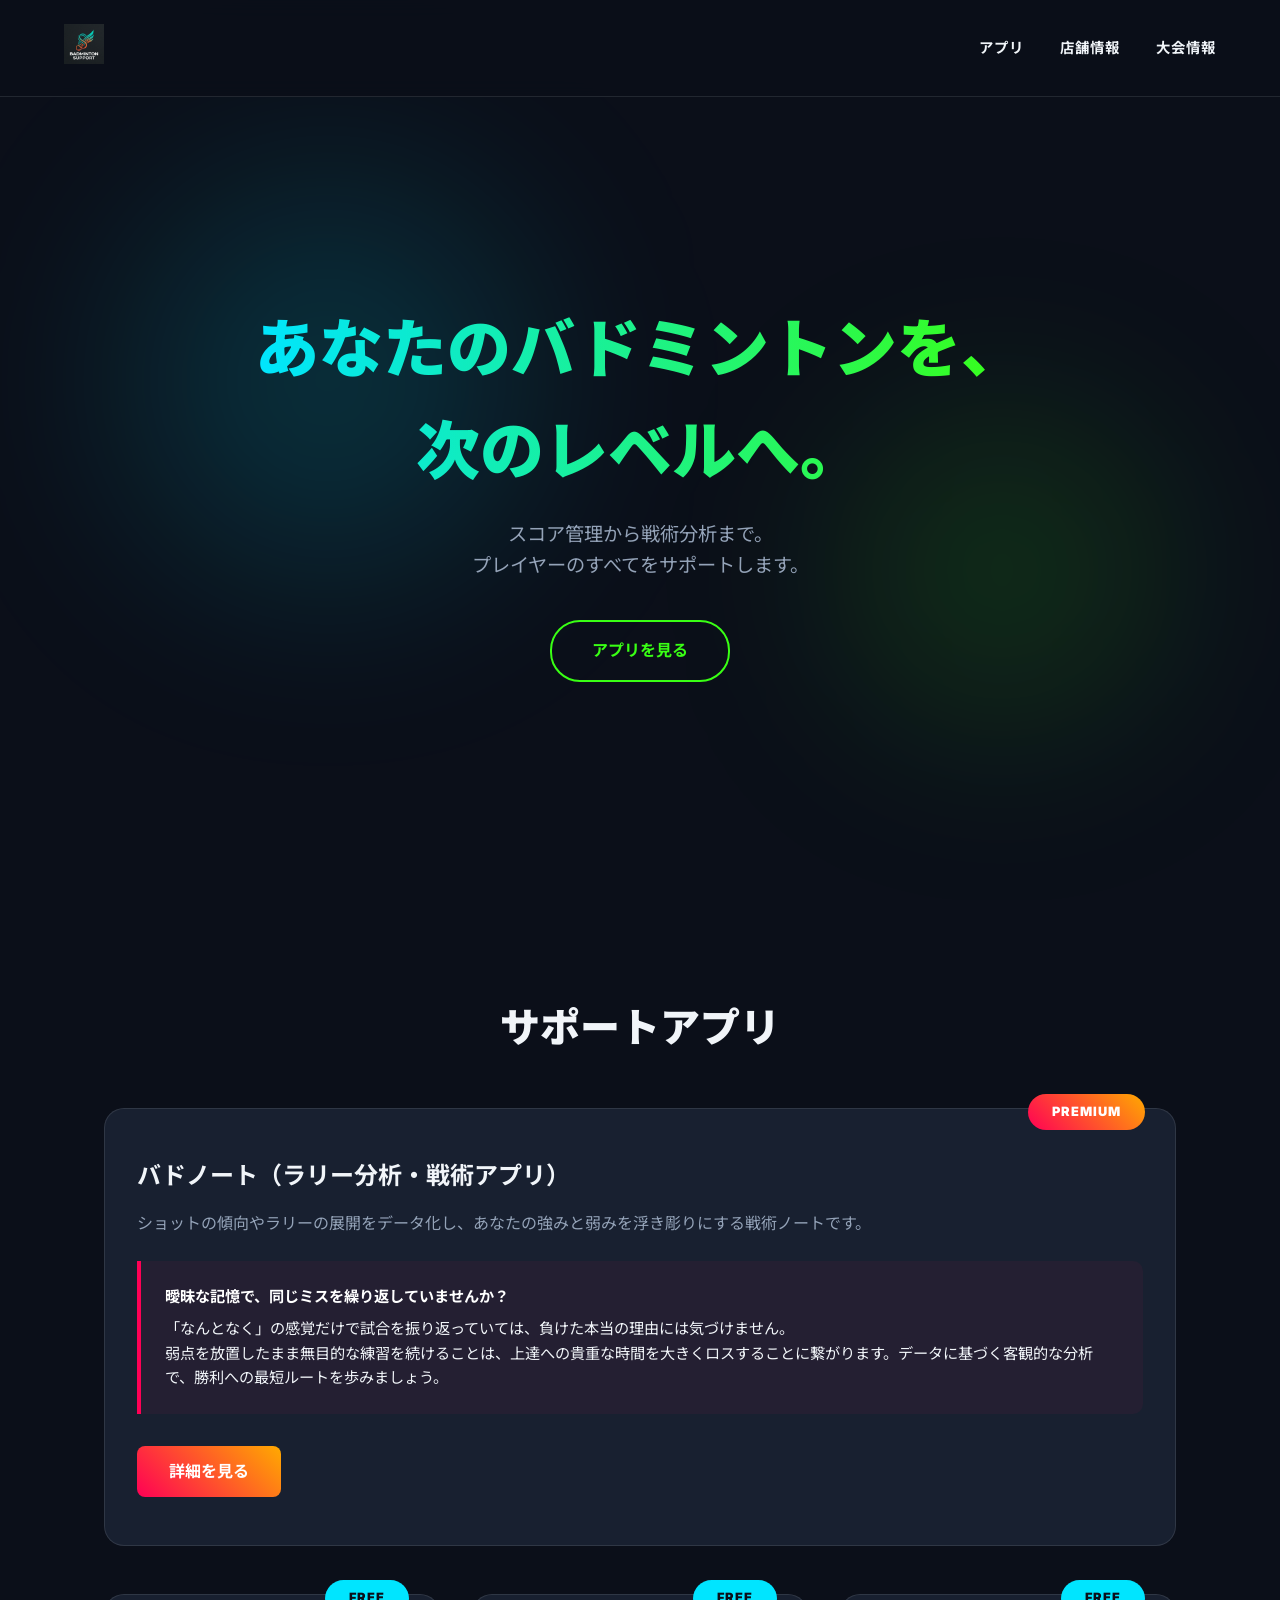
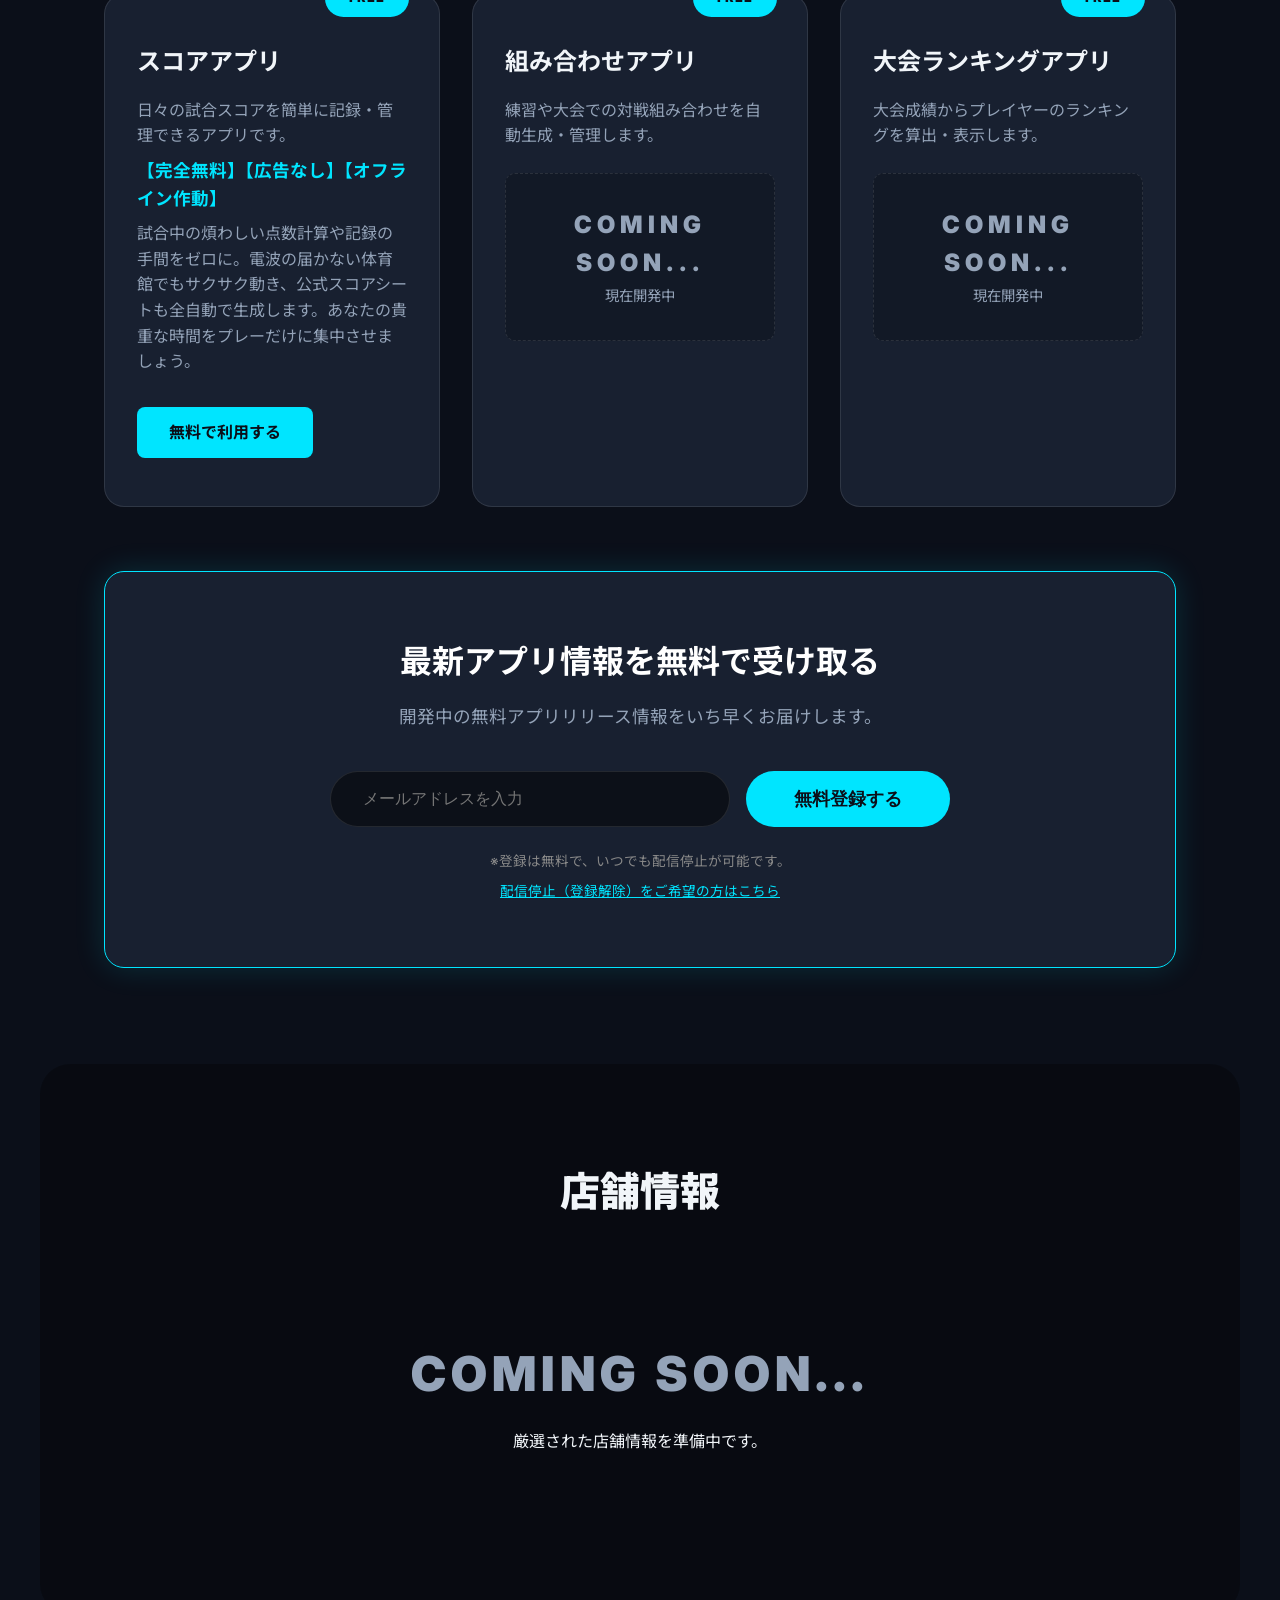
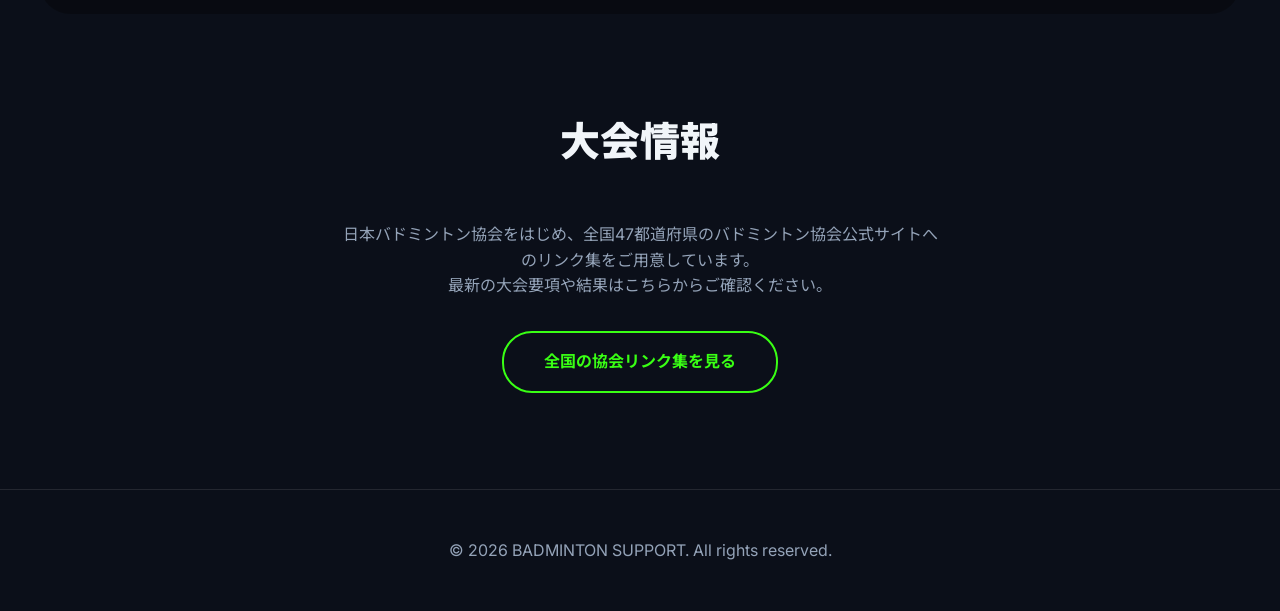
<file: index.html>
<!DOCTYPE html>
<html lang="ja">
<head>
    <meta charset="UTF-8">
    <!-- Google tag (gtag.js) -->
    <script async src="https://www.googletagmanager.com/gtag/js?id=G-L48B0FYTQ1"></script>
    <script>
      window.dataLayer = window.dataLayer || [];
      function gtag(){dataLayer.push(arguments);}
      gtag('js', new Date());

      gtag('config', 'G-L48B0FYTQ1');
    </script>
    <meta name="google-site-verification" content="fw_bUeCjlr6cOmxhcSNTgjPxFxuVJy18n9EmI_R2Sl4" />
    <meta name="viewport" content="width=device-width, initial-scale=1.0">
    <title>BADMINTON SUPPORT</title>
    <meta name="description" content="バドミントンアプリ、大会、店舗、講習会情報の総合ポータル">
    <link rel="stylesheet" href="style.css">
    <link href="https://fonts.googleapis.com/css2?family=Inter:wght@400;700;900&family=Noto+Sans+JP:wght@400;700;900&display=swap" rel="stylesheet">
</head>
<body>
    <header class="header">
        <div class="logo">
            <img src="assets/logo.png" alt="BADMINTON SUPPORT Logo">
        </div>
        <nav class="nav">
            <a href="#apps">アプリ</a>
            <a href="#shop">店舗情報</a>
            <a href="tournaments.html">大会情報</a>
        </nav>
    </header>

    <main>
        <section class="hero">
            <div class="hero-bg-shapes">
                <div class="shape shape-1"></div>
                <div class="shape shape-2"></div>
            </div>
            <div class="hero-content">
                <h1>あなたのバドミントンを、<br>次のレベルへ。</h1>
                <p>スコア管理から戦術分析まで。<br>プレイヤーのすべてをサポートします。</p>
                <a href="#apps" class="cta-button">アプリを見る</a>
            </div>
        </section>

        <section id="apps" class="section">
            <h2 class="section-title">サポートアプリ</h2>
            
            <!-- 有料アプリ（先頭に配置） -->
            <div class="app-card paid" style="margin-bottom: 3rem;">
                <span class="badge paid-badge">PREMIUM</span>
                <h3>バドノート（ラリー分析・戦術アプリ）</h3>
                <p class="app-desc">ショットの傾向やラリーの展開をデータ化し、あなたの強みと弱みを浮き彫りにする戦術ノートです。</p>
                <div class="psych-box danger">
                    <p><strong>曖昧な記憶で、同じミスを繰り返していませんか？</strong></p>
                    <p>「なんとなく」の感覚だけで試合を振り返っていては、負けた本当の理由には気づけません。<br>弱点を放置したまま無目的な練習を続けることは、上達への貴重な時間を大きくロスすることに繋がります。データに基づく客観的な分析で、勝利への最短ルートを歩みましょう。</p>
                </div>
                <a href="https://badminton-tactics-shot-lp.web.app/" target="_blank" class="app-link premium-link">詳細を見る</a>
            </div>

            <div class="app-grid">
                <!-- 無料アプリ1 -->
                <div class="app-card free">
                    <span class="badge free-badge">FREE</span>
                    <h3>スコアアプリ</h3>
                    <p class="app-desc" style="margin-bottom: 2rem;">
                        日々の試合スコアを簡単に記録・管理できるアプリです。<br>
                        <strong style="color: var(--accent-blue); font-size: 1.1rem; display: inline-block; margin: 0.5rem 0;">【完全無料】【広告なし】【オフライン作動】</strong><br>
                        試合中の煩わしい点数計算や記録の手間をゼロに。電波の届かない体育館でもサクサク動き、公式スコアシートも全自動で生成します。あなたの貴重な時間をプレーだけに集中させましょう。
                    </p>
                    <a href="../badminton-score-app/index.html" class="app-link">無料で利用する</a>
                </div>

                <!-- 無料アプリ2 -->
                <div class="app-card free">
                    <span class="badge free-badge">FREE</span>
                    <h3>組み合わせアプリ</h3>
                    <p class="app-desc">練習や大会での対戦組み合わせを自動生成・管理します。</p>
                    <div class="coming-soon-small">
                        <p class="glitch-text" data-text="COMING SOON..." style="font-size: 1.5rem; margin-bottom: 0;">COMING SOON...</p>
                        <span style="color: var(--text-muted); font-size: 0.9rem;">現在開発中</span>
                    </div>
                </div>

                <!-- 無料アプリ3 -->
                <div class="app-card free">
                    <span class="badge free-badge">FREE</span>
                    <h3>大会ランキングアプリ</h3>
                    <p class="app-desc">大会成績からプレイヤーのランキングを算出・表示します。</p>
                    <div class="coming-soon-small">
                        <p class="glitch-text" data-text="COMING SOON..." style="font-size: 1.5rem; margin-bottom: 0;">COMING SOON...</p>
                        <span style="color: var(--text-muted); font-size: 0.9rem;">現在開発中</span>
                    </div>
                </div>
            </div>

            <!-- アプリ情報 無料登録 -->
            <div class="registration-cta" style="margin-top: 4rem; text-align: center; background: rgba(30, 41, 59, 0.7); padding: 4rem 2rem; border-radius: 20px; border: 1px solid var(--accent-blue); box-shadow: 0 0 30px rgba(0, 229, 255, 0.15);">
                <h3 style="font-size: 2rem; margin-bottom: 1rem; color: #fff;">最新アプリ情報を無料で受け取る</h3>
                <p style="color: var(--text-muted); margin-bottom: 2.5rem; font-size: 1.1rem;">開発中の無料アプリリリース情報をいち早くお届けします。</p>
                <form action="#" method="POST" style="display: flex; justify-content: center; gap: 1rem; flex-wrap: wrap;">
                    <input type="email" placeholder="メールアドレスを入力" required style="padding: 1rem 2rem; width: 100%; max-width: 400px; border-radius: 30px; border: 1px solid var(--border-color); background: rgba(0,0,0,0.5); color: #fff; font-size: 1rem; outline: none; transition: border-color 0.3s;">
                    <button type="submit" class="cta-button" style="background: var(--accent-blue); color: var(--bg-color); border: none; cursor: pointer; padding: 1rem 3rem; font-size: 1.1rem;">無料登録する</button>
                </form>
                <p style="font-size: 0.85rem; color: #888; margin-top: 1.5rem;">※登録は無料で、いつでも配信停止が可能です。<br>
                <a href="https://docs.google.com/forms/d/e/XXXXX/viewform" target="_blank" style="color: var(--accent-blue); text-decoration: underline; margin-top: 0.5rem; display: inline-block;">配信停止（登録解除）をご希望の方はこちら</a></p>
            </div>
        </section>

        <section id="shop" class="section dark-section">
            <h2 class="section-title">店舗情報</h2>
            <div class="coming-soon">
                <p class="glitch-text" data-text="COMING SOON...">COMING SOON...</p>
                <span>厳選された店舗情報を準備中です。</span>
            </div>
        </section>

        <section id="tournament" class="section">
            <h2 class="section-title">大会情報</h2>
            <div style="text-align: center; max-width: 600px; margin: 0 auto;">
                <p class="section-desc" style="margin-bottom: 2rem;">日本バドミントン協会をはじめ、全国47都道府県のバドミントン協会公式サイトへのリンク集をご用意しています。<br>最新の大会要項や結果はこちらからご確認ください。</p>
                <a href="tournaments.html" class="cta-button">全国の協会リンク集を見る</a>
            </div>
        </section>
    </main>

    <footer>
        <p>&copy; 2026 BADMINTON SUPPORT. All rights reserved.</p>
    </footer>

    <script src="script.js"></script>
</body>
</html>
</file>
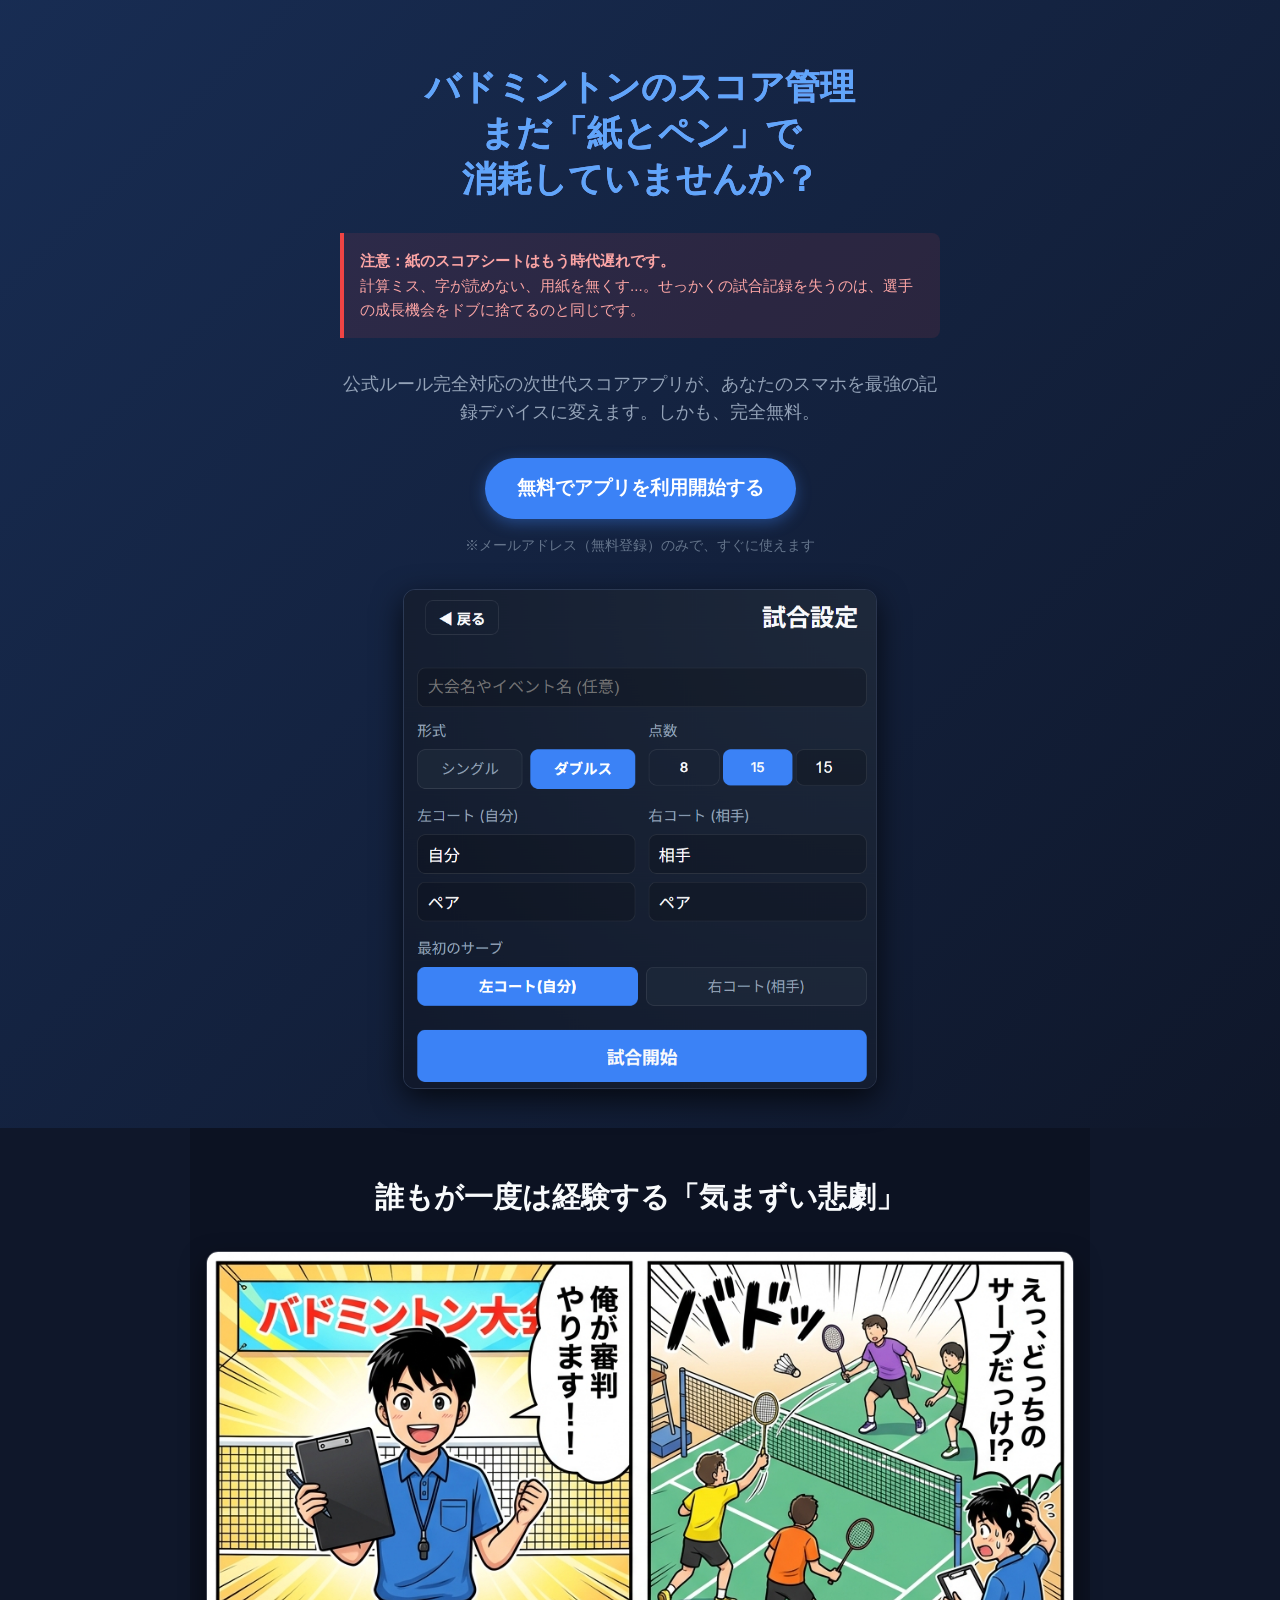
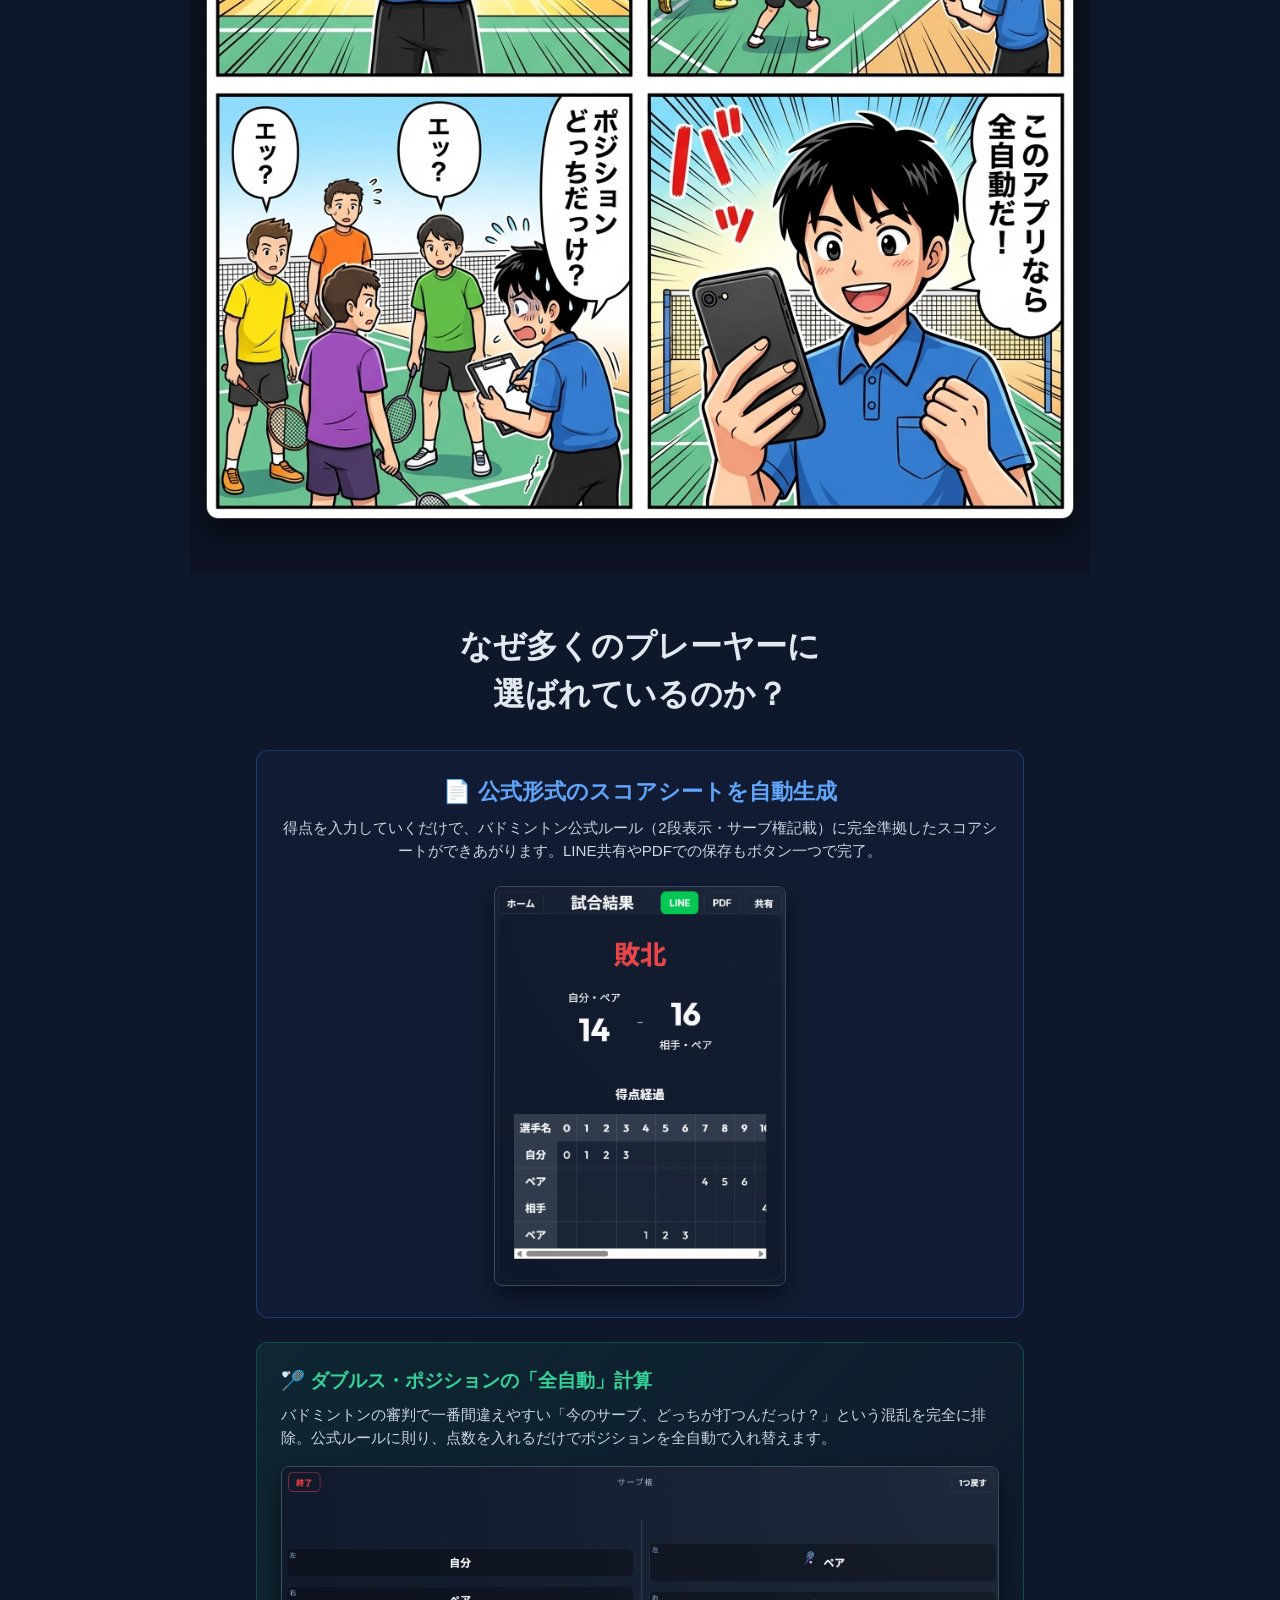
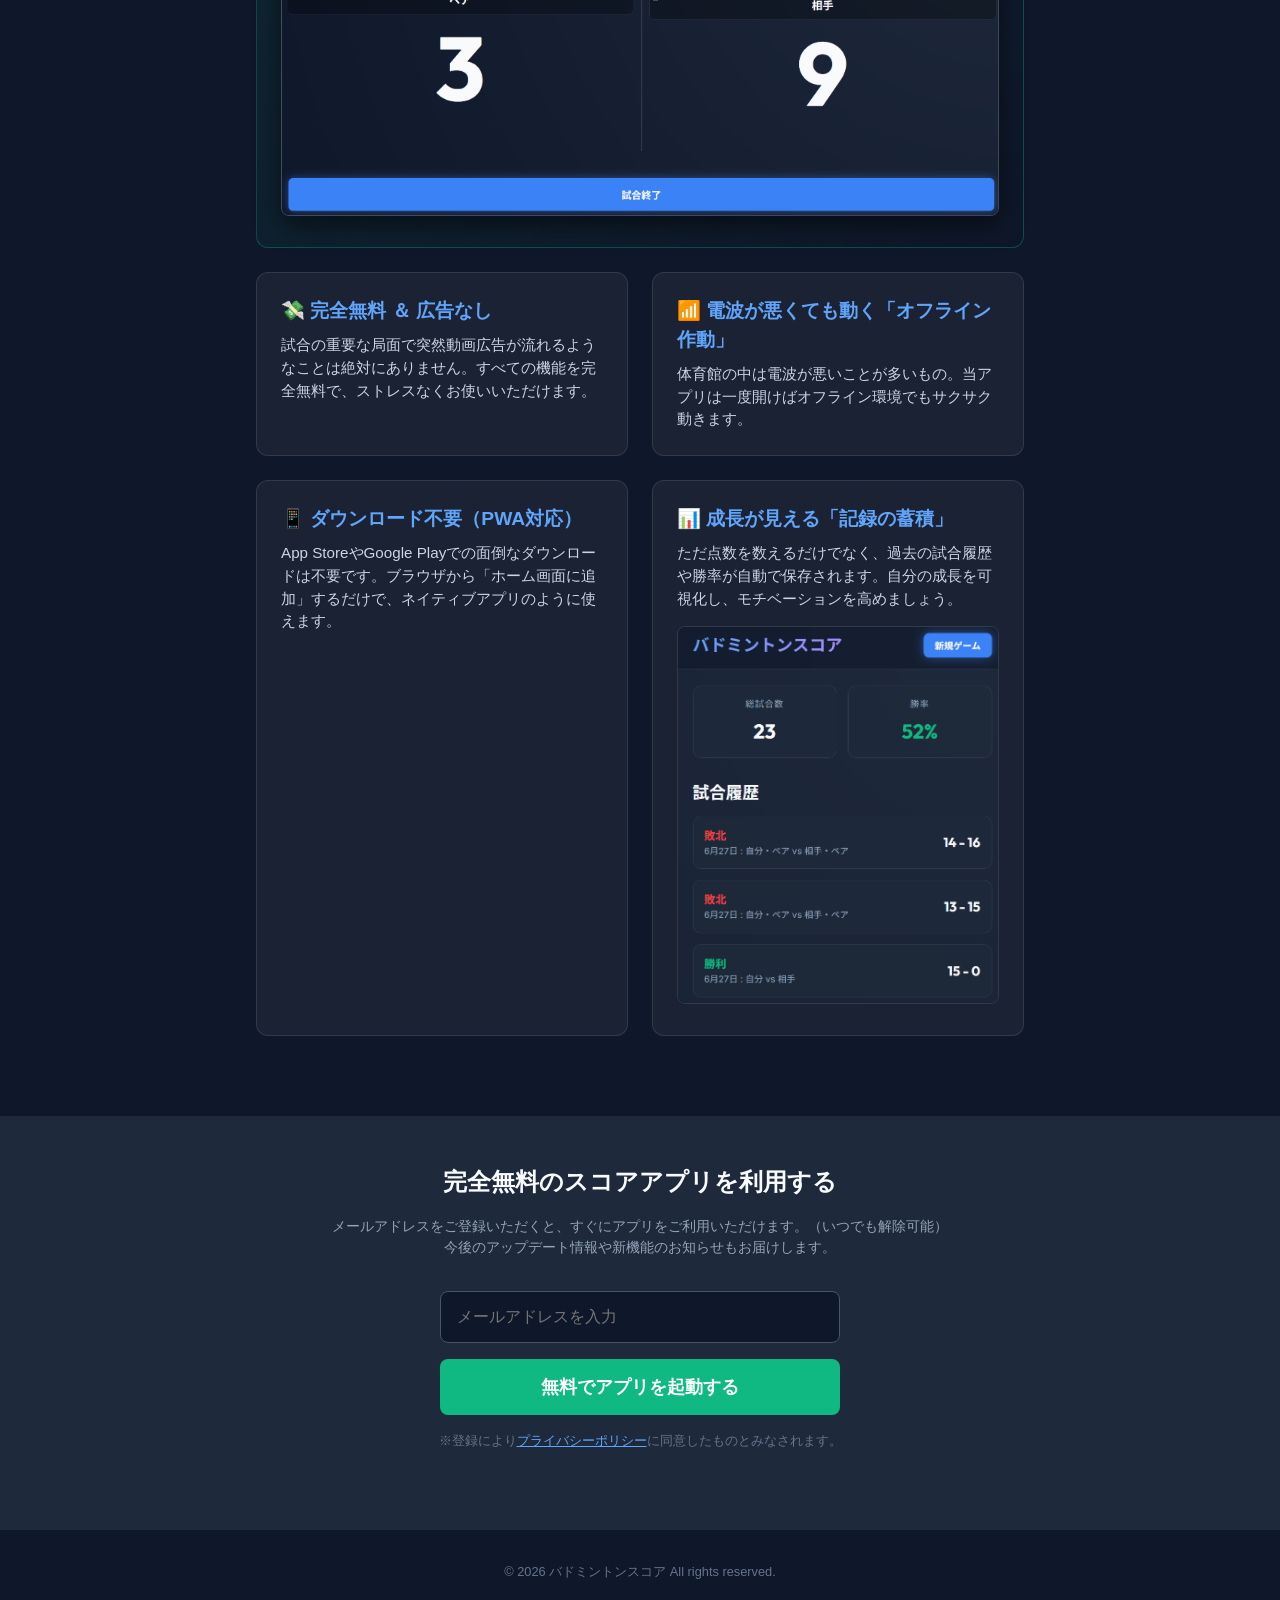
<file: badminton-score-app/index.html>
<!DOCTYPE html>
<html lang="ja">
<head>
  <meta charset="UTF-8">
  <meta name="viewport" content="width=device-width, initial-scale=1.0, maximum-scale=1.0, user-scalable=no">
  <title>バドミントンスコア - 完全無料の次世代スコアアプリ</title>
  <link rel="stylesheet" href="styles.css">
  <style>
    body {
      background-color: #0f172a;
      color: #f8fafc;
      font-family: 'Inter', 'Outfit', sans-serif;
      margin: 0;
      padding: 0;
      overflow-x: hidden;
    }
    .lp-header {
      text-align: center;
      padding: 4rem 1rem 2rem;
      background: linear-gradient(135deg, rgba(59,130,246,0.2) 0%, rgba(15,23,42,1) 100%);
    }
    .lp-header h1 {
      font-size: 2.2rem;
      font-weight: 800;
      color: #60a5fa;
      margin-bottom: 1rem;
      line-height: 1.3;
    }
    .lp-header p {
      font-size: 1.1rem;
      color: #94a3b8;
      max-width: 600px;
      margin: 0 auto 2rem;
      line-height: 1.6;
    }
    .lp-cta {
      display: inline-block;
      background-color: #3b82f6;
      color: white;
      text-decoration: none;
      font-size: 1.2rem;
      font-weight: bold;
      padding: 1rem 2rem;
      border-radius: 50px;
      box-shadow: 0 4px 15px rgba(59,130,246,0.4);
      transition: all 0.3s ease;
      margin-bottom: 1rem;
    }
    .lp-cta:hover {
      background-color: #2563eb;
      transform: translateY(-2px);
      box-shadow: 0 6px 20px rgba(59,130,246,0.6);
    }
    .warning-box {
      background: rgba(239, 68, 68, 0.1);
      border-left: 4px solid #ef4444;
      padding: 1rem;
      margin: 2rem auto;
      max-width: 600px;
      text-align: left;
      border-radius: 0 8px 8px 0;
    }
    .warning-box p {
      color: #fca5a5;
      margin: 0;
      font-size: 0.95rem;
    }
    .features {
      padding: 3rem 1rem;
      max-width: 800px;
      margin: 0 auto;
    }
    .features h2 {
      text-align: center;
      font-size: 2rem;
      margin-bottom: 2rem;
      color: #e2e8f0;
    }
    .feature-grid {
      display: grid;
      grid-template-columns: 1fr;
      gap: 1.5rem;
    }
    @media (min-width: 600px) {
      .feature-grid {
        grid-template-columns: 1fr 1fr;
      }
    }
    .feature-card {
      background: rgba(255,255,255,0.05);
      border: 1px solid rgba(255,255,255,0.1);
      padding: 1.5rem;
      border-radius: 12px;
      transition: transform 0.3s;
    }
    .feature-card h3 {
      font-size: 1.2rem;
      color: #60a5fa;
      margin-top: 0;
      margin-bottom: 0.5rem;
    }
    .feature-card p {
      color: #cbd5e1;
      font-size: 0.95rem;
      line-height: 1.5;
      margin: 0;
    }
    .strong-point {
      grid-column: 1 / -1;
      background: linear-gradient(135deg, rgba(16,185,129,0.1) 0%, rgba(15,23,42,0.8) 100%);
      border-color: rgba(16,185,129,0.3);
    }
    .strong-point h3 {
      color: #34d399;
    }
    .opt-in {
      background: #1e293b;
      padding: 3rem 1rem;
      text-align: center;
      margin-top: 2rem;
    }
    .opt-in h2 {
      color: #f8fafc;
      margin-bottom: 1rem;
      font-size: 1.5rem;
    }
    .opt-in p {
      color: #94a3b8;
      margin-bottom: 2rem;
      font-size: 0.9rem;
    }
    .opt-in-form {
      max-width: 400px;
      margin: 0 auto;
      display: flex;
      flex-direction: column;
      gap: 1rem;
    }
    .opt-in-form input {
      padding: 1rem;
      border-radius: 8px;
      border: 1px solid #475569;
      background: #0f172a;
      color: #fff;
      font-size: 1rem;
    }
    .opt-in-form button {
      background: #10b981;
      color: white;
      border: none;
      padding: 1rem;
      border-radius: 8px;
      font-size: 1.1rem;
      font-weight: bold;
      cursor: pointer;
    }
    .footer {
      text-align: center;
      padding: 2rem;
      color: #64748b;
      font-size: 0.8rem;
    }
  </style>
  <script>
    if (localStorage.getItem('bscore_registered') === 'true') {
      window.location.replace('./app.html');
    }
  </script>
</head>
<body>

  <header class="lp-header">
    <h1>バドミントンのスコア管理<br>まだ「紙とペン」で<br>消耗していませんか？</h1>
    
    <div class="warning-box">
      <p><strong>注意：紙のスコアシートはもう時代遅れです。</strong><br>
      計算ミス、字が読めない、用紙を無くす...。せっかくの試合記録を失うのは、選手の成長機会をドブに捨てるのと同じです。</p>
    </div>

    <p>公式ルール完全対応の次世代スコアアプリが、あなたのスマホを最強の記録デバイスに変えます。しかも、完全無料。</p>
    
    <a href="#opt-in-section" class="lp-cta">無料でアプリを利用開始する</a>
    <p style="font-size: 0.85rem; color: #64748b; margin-bottom: 2rem;">※メールアドレス（無料登録）のみで、すぐに使えます</p>
    
    <img src="screenshot-setup.png" alt="アプリ設定画面" style="max-width: 100%; max-height: 500px; border-radius: 12px; box-shadow: 0 10px 30px rgba(0,0,0,0.7); border: 1px solid rgba(255,255,255,0.1);">
  </header>

  <section class="comic-section" style="padding: 3rem 1rem; max-width: 900px; margin: 0 auto; background: rgba(0,0,0,0.2);">
    <h2 style="text-align: center; color: #f8fafc; font-size: 1.8rem; margin-bottom: 2rem;">誰もが一度は経験する「気まずい悲劇」</h2>
    <div style="text-align: center;">
      <img src="comic.png" alt="審判の気まずいあるある漫画" style="max-width: 100%; border-radius: 12px; border: 1px solid rgba(255,255,255,0.2); box-shadow: 0 10px 25px rgba(0,0,0,0.5);">
    </div>
  </section>

  <section class="features">
    <h2>なぜ多くのプレーヤーに<br>選ばれているのか？</h2>
    <div class="feature-grid">

      <div class="feature-card" style="grid-column: 1 / -1; text-align: center; background: rgba(59, 130, 246, 0.05); border: 1px solid rgba(59, 130, 246, 0.3);">
        <h3 style="color: #60a5fa; font-size: 1.4rem;">📄 公式形式のスコアシートを自動生成</h3>
        <p style="margin-bottom: 1.5rem; color: #cbd5e1;">得点を入力していくだけで、バドミントン公式ルール（2段表示・サーブ権記載）に完全準拠したスコアシートができあがります。LINE共有やPDFでの保存もボタン一つで完了。</p>
        <img src="screenshot-result.png" alt="公式スコアシートの画面" style="max-width: 100%; max-height: 400px; object-fit: contain; border-radius: 8px; border: 1px solid rgba(255,255,255,0.2); box-shadow: 0 10px 25px rgba(0,0,0,0.5);">
      </div>
      
      <div class="feature-card strong-point">
        <h3>🏸 ダブルス・ポジションの「全自動」計算</h3>
        <p>バドミントンの審判で一番間違えやすい「今のサーブ、どっちが打つんだっけ？」という混乱を完全に排除。公式ルールに則り、点数を入れるだけでポジションを全自動で入れ替えます。</p>
        <img src="score-bord.png" alt="スコアボード画面" style="max-width: 100%; border-radius: 8px; margin-top: 1rem; border: 1px solid rgba(255,255,255,0.2); box-shadow: 0 10px 25px rgba(0,0,0,0.5);">
      </div>

      <div class="feature-card">
        <h3>💸 完全無料 ＆ 広告なし</h3>
        <p>試合の重要な局面で突然動画広告が流れるようなことは絶対にありません。すべての機能を完全無料で、ストレスなくお使いいただけます。</p>
      </div>

      <div class="feature-card">
        <h3>📶 電波が悪くても動く「オフライン作動」</h3>
        <p>体育館の中は電波が悪いことが多いもの。当アプリは一度開けばオフライン環境でもサクサク動きます。</p>
      </div>

      <div class="feature-card">
        <h3>📱 ダウンロード不要（PWA対応）</h3>
        <p>App StoreやGoogle Playでの面倒なダウンロードは不要です。ブラウザから「ホーム画面に追加」するだけで、ネイティブアプリのように使えます。</p>
      </div>

      <div class="feature-card">
        <h3>📊 成長が見える「記録の蓄積」</h3>
        <p>ただ点数を数えるだけでなく、過去の試合履歴や勝率が自動で保存されます。自分の成長を可視化し、モチベーションを高めましょう。</p>
        <img src="screenshot-home.png" alt="試合履歴の画面" style="max-width: 100%; border-radius: 8px; margin-top: 1rem; border: 1px solid rgba(255,255,255,0.1);">
      </div>

    </div>
  </section>

  <section id="opt-in-section" class="opt-in">
    <h2>完全無料のスコアアプリを利用する</h2>
    <p>メールアドレスをご登録いただくと、すぐにアプリをご利用いただけます。（いつでも解除可能）<br>今後のアップデート情報や新機能のお知らせもお届けします。</p>
    <form class="opt-in-form" onsubmit="event.preventDefault(); localStorage.setItem('bscore_registered', 'true'); window.location.href='./app.html';">
      <input type="email" placeholder="メールアドレスを入力" required>
      <button type="submit">無料でアプリを起動する</button>
    </form>
    <p style="font-size: 0.8rem; margin-top: 1rem; color: #64748b;">
      ※登録により<a href="privacy.html" target="_blank" style="color: #60a5fa; text-decoration: underline;">プライバシーポリシー</a>に同意したものとみなされます。
    </p>
  </section>

  <footer class="footer">
    <p>&copy; 2026 バドミントンスコア All rights reserved.</p>
  </footer>

</body>
</html>
</file>
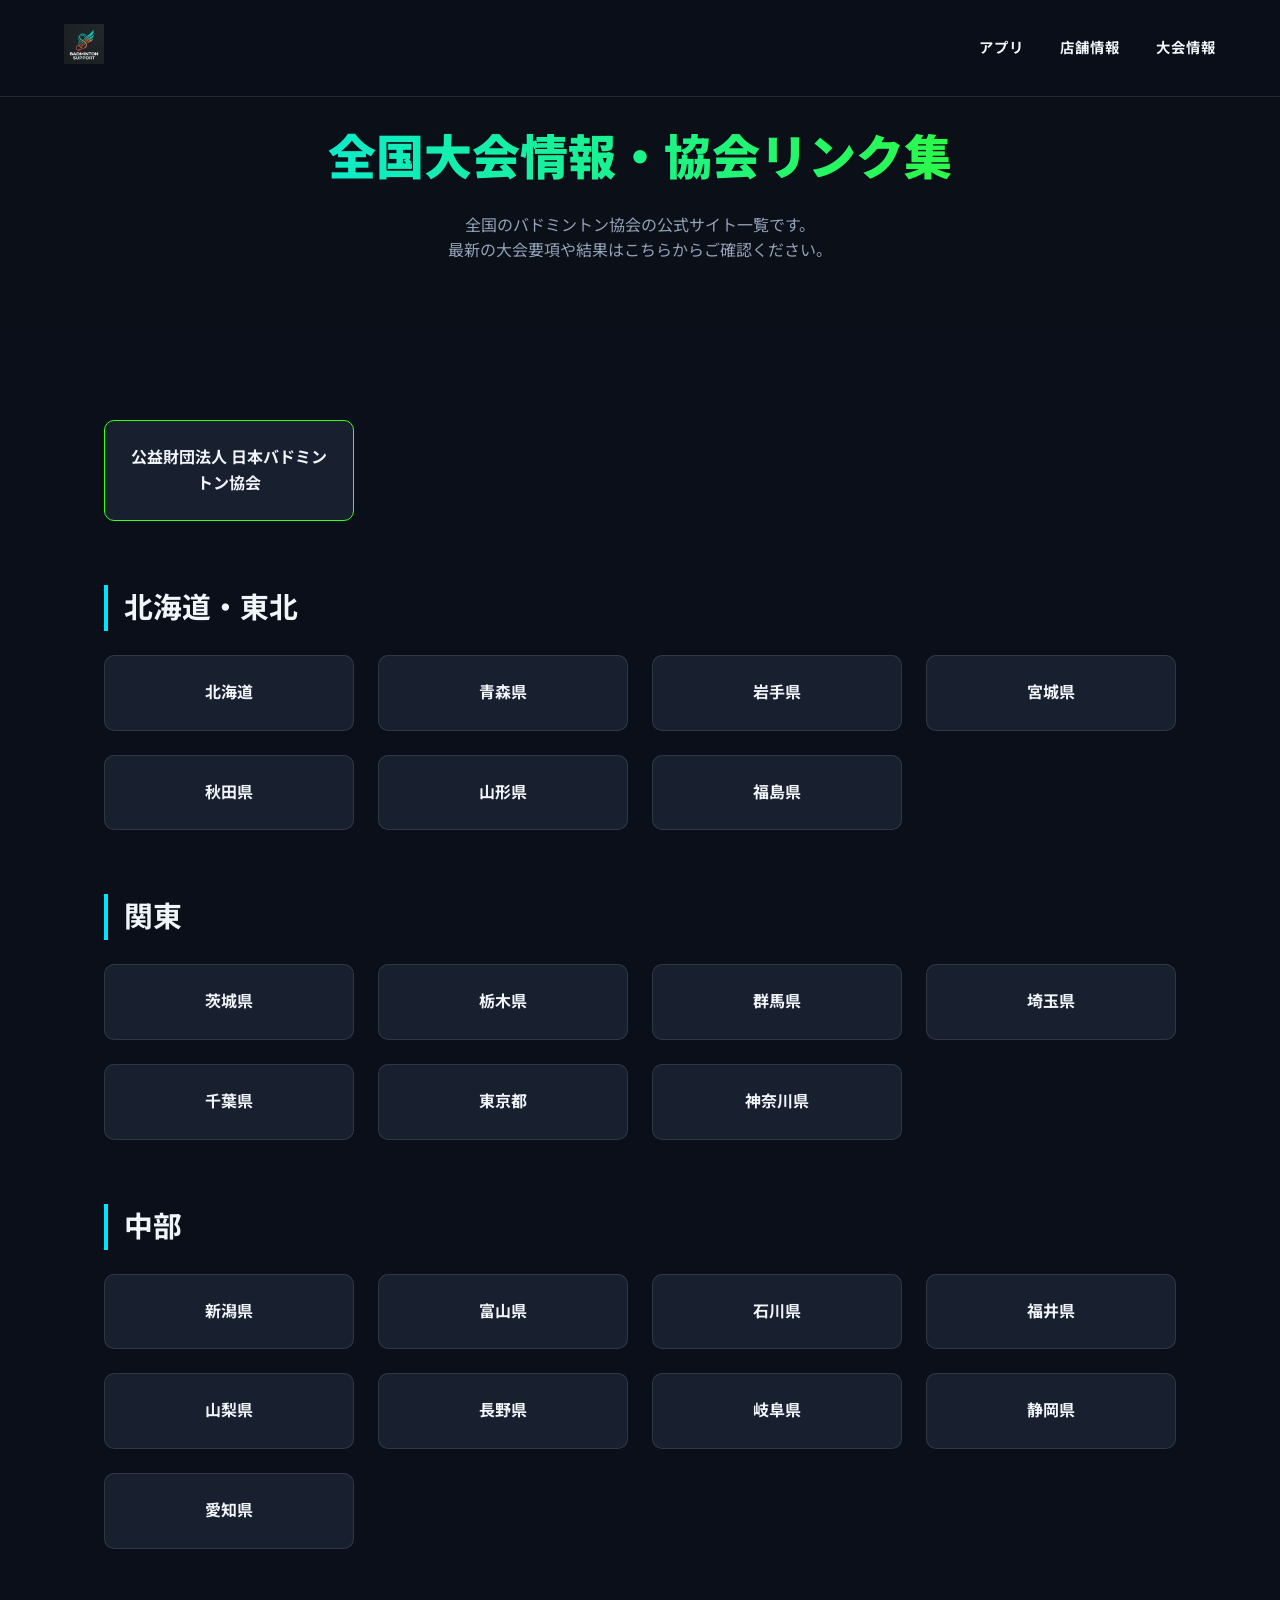
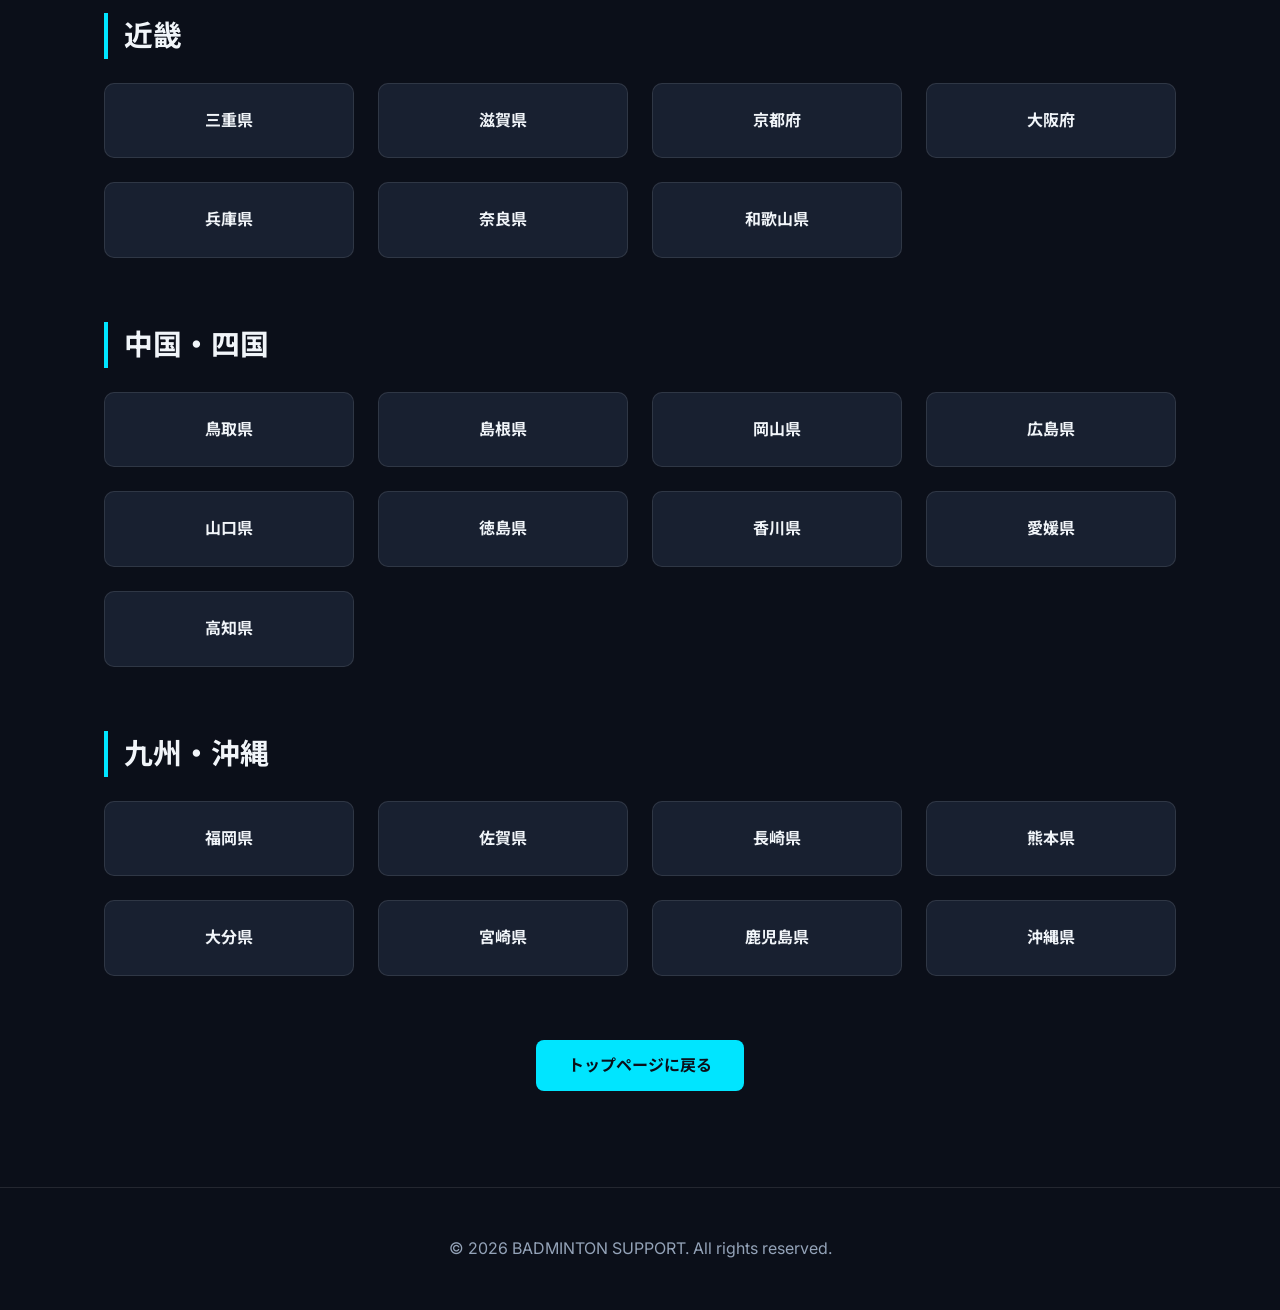
<file: tournaments.html>
<!DOCTYPE html>
<html lang="ja">
<head>
    <meta charset="UTF-8">
    <!-- Google tag (gtag.js) -->
    <script async src="https://www.googletagmanager.com/gtag/js?id=G-L48B0FYTQ1"></script>
    <script>
      window.dataLayer = window.dataLayer || [];
      function gtag(){dataLayer.push(arguments);}
      gtag('js', new Date());

      gtag('config', 'G-L48B0FYTQ1');
    </script>
    <meta name="viewport" content="width=device-width, initial-scale=1.0">
    <title>大会情報 - 各都道府県バドミントン協会 | BADMINTON SUPPORT</title>
    <meta name="description" content="全国47都道府県のバドミントン協会公式サイトへのリンク集です。">
    <link rel="stylesheet" href="style.css">
    <link href="https://fonts.googleapis.com/css2?family=Inter:wght@400;700;900&family=Noto+Sans+JP:wght@400;700;900&display=swap" rel="stylesheet">
    <style>
        .page-header {
            padding: 120px 5% 60px;
            text-align: center;
            background: rgba(11, 15, 25, 0.95);
        }
        .page-title {
            font-size: 3rem;
            font-weight: 900;
            background: linear-gradient(90deg, var(--accent-blue), var(--accent-neon));
            -webkit-background-clip: text;
            -webkit-text-fill-color: transparent;
            margin-bottom: 1rem;
        }
        .region-section {
            margin-bottom: 4rem;
        }
        .region-title {
            font-size: 1.8rem;
            margin-bottom: 1.5rem;
            border-left: 4px solid var(--accent-blue);
            padding-left: 1rem;
        }
    </style>
</head>
<body>
    <header class="header">
        <div class="logo">
            <a href="index.html"><img src="assets/logo.png" alt="BADMINTON SUPPORT Logo"></a>
        </div>
        <nav class="nav">
            <a href="index.html#apps">アプリ</a>
            <a href="index.html#shop">店舗情報</a>
            <a href="tournaments.html">大会情報</a>
        </nav>
    </header>

    <main>
        <section class="page-header">
            <h1 class="page-title">全国大会情報・協会リンク集</h1>
            <p style="color: var(--text-muted);">全国のバドミントン協会の公式サイト一覧です。<br>最新の大会要項や結果はこちらからご確認ください。</p>
        </section>

        <section class="section">
            <div class="links-grid" style="margin-bottom: 4rem;">
                <a href="https://www.badminton.or.jp/" target="_blank" class="pref-link" style="border-color: var(--accent-neon);">公益財団法人 日本バドミントン協会</a>
            </div>

            <!-- 北海道・東北 -->
            <div class="region-section">
                <h2 class="region-title">北海道・東北</h2>
                <div class="links-grid">
                    <a href="http://www.hokkaido-badminton.com/" target="_blank" class="pref-link">北海道</a>
                    <a href="http://aomoribadminton.web.fc2.com/" target="_blank" class="pref-link">青森県</a>
                    <a href="https://badminton-iwate.net/" target="_blank" class="pref-link">岩手県</a>
                    <a href="http://miyagi-badminton.main.jp/" target="_blank" class="pref-link">宮城県</a>
                    <a href="http://www.badminton-akita.com/" target="_blank" class="pref-link">秋田県</a>
                    <a href="http://www.badminton-yamagata.net/" target="_blank" class="pref-link">山形県</a>
                    <a href="http://fukubad.net/" target="_blank" class="pref-link">福島県</a>
                </div>
            </div>

            <!-- 関東 -->
            <div class="region-section">
                <h2 class="region-title">関東</h2>
                <div class="links-grid">
                    <a href="http://ibaraki-badminton.cocolog-nifty.com/" target="_blank" class="pref-link">茨城県</a>
                    <a href="https://tochigi-badminton.net/" target="_blank" class="pref-link">栃木県</a>
                    <a href="http://gunbad.sakura.ne.jp/" target="_blank" class="pref-link">群馬県</a>
                    <a href="https://saibad.jp/" target="_blank" class="pref-link">埼玉県</a>
                    <a href="http://www.badminton-chiba.com/" target="_blank" class="pref-link">千葉県</a>
                    <a href="http://www.tokyoto-badminton.net/" target="_blank" class="pref-link">東京都</a>
                    <a href="http://www.badminton-kk.org/" target="_blank" class="pref-link">神奈川県</a>
                </div>
            </div>

            <!-- 中部 -->
            <div class="region-section">
                <h2 class="region-title">中部</h2>
                <div class="links-grid">
                    <a href="http://www.badminton.ne.jp/" target="_blank" class="pref-link">新潟県</a>
                    <a href="http://www.toyama-badminton.jp/" target="_blank" class="pref-link">富山県</a>
                    <a href="http://badminton.gr.jp/" target="_blank" class="pref-link">石川県</a>
                    <a href="http://fukuibado2004.sakura.ne.jp/" target="_blank" class="pref-link">福井県</a>
                    <a href="https://badminton-yamanashi.com/" target="_blank" class="pref-link">山梨県</a>
                    <a href="http://www.nagano-badminton.com/" target="_blank" class="pref-link">長野県</a>
                    <a href="http://www.gifu-badminton.com/index.html" target="_blank" class="pref-link">岐阜県</a>
                    <a href="http://www.sizuokabadkyoukai.com/" target="_blank" class="pref-link">静岡県</a>
                    <a href="http://www.badminton-aichi.com/" target="_blank" class="pref-link">愛知県</a>
                </div>
            </div>

            <!-- 近畿 -->
            <div class="region-section">
                <h2 class="region-title">近畿</h2>
                <div class="links-grid">
                    <a href="http://www.mie-badminton.jp/" target="_blank" class="pref-link">三重県</a>
                    <a href="https://shigaken-bad.sakura.ne.jp/" target="_blank" class="pref-link">滋賀県</a>
                    <a href="http://kyoto-badminton.com/" target="_blank" class="pref-link">京都府</a>
                    <a href="http://www.osaka-badminton.jp/" target="_blank" class="pref-link">大阪府</a>
                    <a href="http://www.badminton-hyogo.com/" target="_blank" class="pref-link">兵庫県</a>
                    <a href="https://nara-badminton.com/" target="_blank" class="pref-link">奈良県</a>
                    <a href="http://www.wakayama-badminton.com/" target="_blank" class="pref-link">和歌山県</a>
                </div>
            </div>

            <!-- 中国・四国 -->
            <div class="region-section">
                <h2 class="region-title">中国・四国</h2>
                <div class="links-grid">
                    <a href="http://tottori-ken-bad.sakura.ne.jp/" target="_blank" class="pref-link">鳥取県</a>
                    <a href="http://www.shimane-bad.jp/" target="_blank" class="pref-link">島根県</a>
                    <a href="http://okayama-badminton.com/" target="_blank" class="pref-link">岡山県</a>
                    <a href="http://hiroshima-badminton.com/" target="_blank" class="pref-link">広島県</a>
                    <a href="http://yamaguchi-bad.org/" target="_blank" class="pref-link">山口県</a>
                    <a href="http://www.tok-bd.jp/" target="_blank" class="pref-link">徳島県</a>
                    <a href="http://kagawa-badminton.jp/" target="_blank" class="pref-link">香川県</a>
                    <a href="http://himebado.net/" target="_blank" class="pref-link">愛媛県</a>
                    <a href="http://kochi-badminton.com/" target="_blank" class="pref-link">高知県</a>
                </div>
            </div>

            <!-- 九州・沖縄 -->
            <div class="region-section">
                <h2 class="region-title">九州・沖縄</h2>
                <div class="links-grid">
                    <a href="http://www.u-zak.ne.jp/FBA-P/" target="_blank" class="pref-link">福岡県</a>
                    <a href="http://www.saga-bad.jp/" target="_blank" class="pref-link">佐賀県</a>
                    <a href="http://www.nagasaki-bad.com/top.html" target="_blank" class="pref-link">長崎県</a>
                    <a href="http://www.webrun2.jp/kbadkyo/" target="_blank" class="pref-link">熊本県</a>
                    <a href="http://oita-bad.org/" target="_blank" class="pref-link">大分県</a>
                    <a href="http://miyazaki-badminton.com/" target="_blank" class="pref-link">宮崎県</a>
                    <a href="https://www.k-badminton.com/" target="_blank" class="pref-link">鹿児島県</a>
                    <a href="http://www.okinawaken-badminton.com/" target="_blank" class="pref-link">沖縄県</a>
                </div>
            </div>

            <div style="text-align: center; margin-top: 4rem;">
                <a href="index.html" class="app-link">トップページに戻る</a>
            </div>
        </section>
    </main>

    <footer>
        <p>&copy; 2026 BADMINTON SUPPORT. All rights reserved.</p>
    </footer>
</body>
</html>
</file>
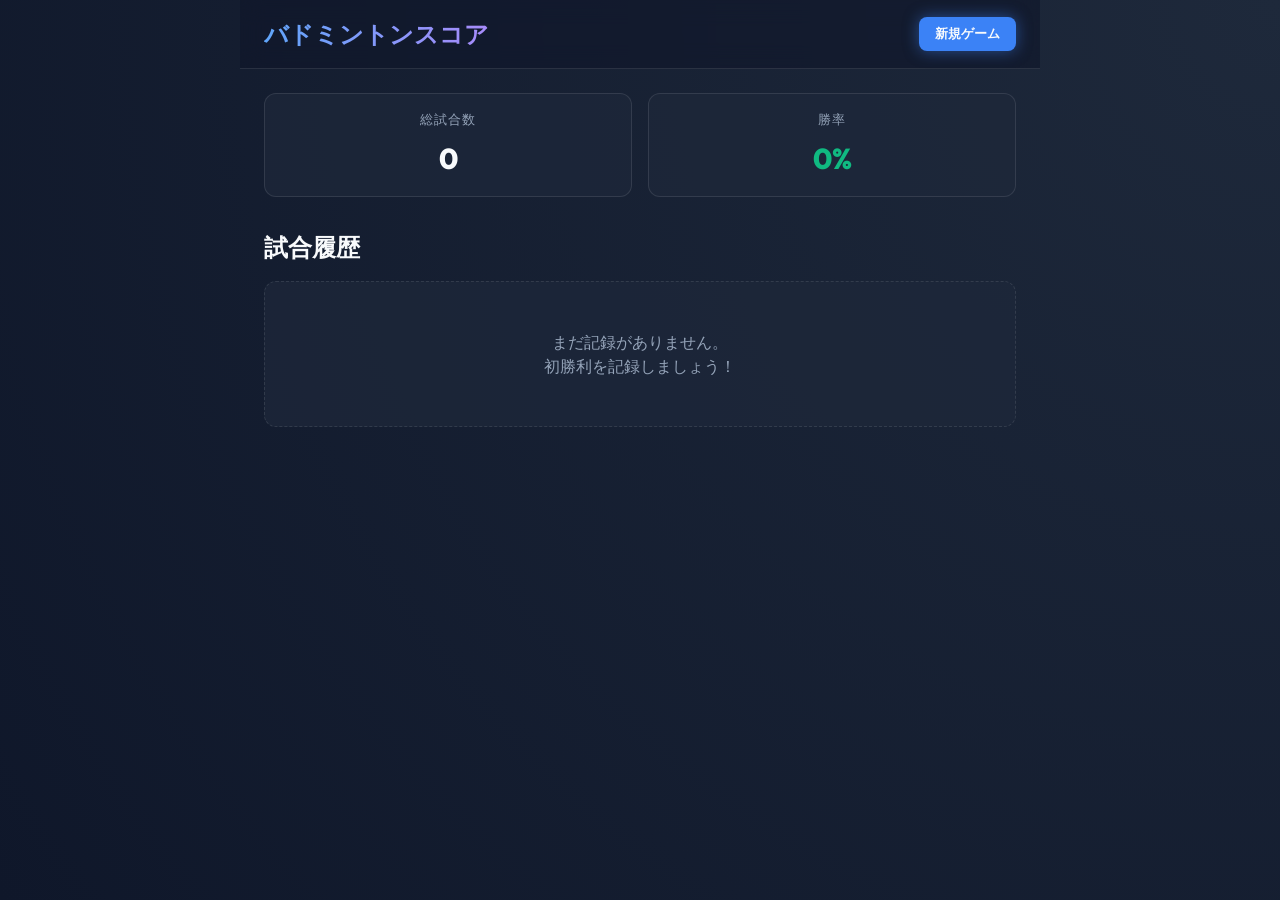
<file: badminton-score-app/app.html>
<!DOCTYPE html>
<html lang="ja">
<head>
  <meta charset="UTF-8">
  <meta name="viewport" content="width=device-width, initial-scale=1.0, maximum-scale=1.0, user-scalable=no">
  <title>バドミントンスコア</title>
  
  <!-- PWA Settings -->
  <link rel="manifest" href="manifest.json">
  <meta name="theme-color" content="#0f172a">
  <link rel="apple-touch-icon" href="icon.png">
  
  <!-- Fonts -->
  <link rel="preconnect" href="https://fonts.googleapis.com">
  <link rel="preconnect" href="https://fonts.gstatic.com" crossorigin>
  <link href="https://fonts.googleapis.com/css2?family=Inter:wght@400;600;800&family=Outfit:wght@500;700&display=swap" rel="stylesheet">
  
  <link rel="stylesheet" href="styles.css">
</head>
<body>
  <div id="app" class="app-container">
    
    <!-- 1. Home / History View -->
    <section id="view-home" class="view active">
      <header class="app-header glass">
        <h1>バドミントンスコア</h1>
        <button id="btn-new-game" class="btn primary glowing">新規ゲーム</button>
      </header>
      
      <main class="content">
        <div class="stats-overview">
          <div class="stat-card">
            <span class="stat-label">総試合数</span>
            <span class="stat-value" id="stat-total">0</span>
          </div>
          <div class="stat-card">
            <span class="stat-label">勝率</span>
            <span class="stat-value highlight" id="stat-winrate">0%</span>
          </div>
        </div>
        
        <h2>試合履歴</h2>
        <div id="history-list" class="history-list">
          <div class="empty-state">
            <p>まだ記録がありません。<br>初勝利を記録しましょう！</p>
          </div>
        </div>
      </main>
    </section>

    <!-- 2. Settings View -->
    <section id="view-settings" class="view">
      <header class="app-header">
        <button class="btn icon-btn" id="btn-back-home">◀ 戻る</button>
        <h2>試合設定</h2>
      </header>
      <main class="content setup-form" style="padding: 1rem;">
        
        <div class="form-group" style="margin-bottom: 0.8rem;">
          <input type="text" id="tournament-name" placeholder="大会名やイベント名 (任意)" style="width: 100%; padding: 0.6rem; border-radius: 8px; border: 1px solid var(--border-color); background: rgba(0,0,0,0.2); color: #fff; font-size: 1rem;">
        </div>

        <div style="display: flex; gap: 0.8rem; margin-bottom: 1rem;">
          <div class="form-group" style="flex: 1; margin-bottom: 0;">
            <label>形式</label>
            <div class="radio-group">
              <input type="radio" id="mode-singles" name="gameMode" value="singles" checked>
              <label for="mode-singles" style="padding: 0.5rem;">シングル</label>
              <input type="radio" id="mode-doubles" name="gameMode" value="doubles">
              <label for="mode-doubles" style="padding: 0.5rem;">ダブルス</label>
            </div>
          </div>
          
          <div class="form-group" style="flex: 1; margin-bottom: 0;">
            <label>点数</label>
            <div style="display: flex; gap: 0.2rem;">
              <button type="button" class="btn btn-point" data-pt="8" style="flex:1; padding: 0.5rem;" onclick="setPoints(8)">8</button>
              <button type="button" class="btn btn-point primary" data-pt="15" style="flex:1; padding: 0.5rem;" onclick="setPoints(15)">15</button>
              <input type="number" id="game-points" value="15" min="1" placeholder="自由" oninput="clearPointButtons()" style="flex:1; width:100%; min-width:40px; padding: 0.5rem; border-radius: 8px; border: 1px solid var(--border-color); background: rgba(0,0,0,0.2); color: #fff; font-size: 1rem; text-align: center;">
            </div>
          </div>
        </div>

        <div style="display: grid; grid-template-columns: 1fr 1fr; gap: 0.8rem; margin-bottom: 1rem;">
          <div class="form-group" style="margin-bottom: 0;">
            <label>左コート (自分)</label>
            <input type="text" id="team-a-name1" placeholder="選手1(右)" value="自分" style="padding: 0.6rem; margin-bottom: 0.5rem;">
            <input type="text" id="team-a-name2" placeholder="選手2(左)" value="ペア" class="doubles-only" style="display:none; padding: 0.6rem;">
          </div>
          <div class="form-group" style="margin-bottom: 0;">
            <label>右コート (相手)</label>
            <input type="text" id="team-b-name1" placeholder="選手1(右)" value="相手" style="padding: 0.6rem; margin-bottom: 0.5rem;">
            <input type="text" id="team-b-name2" placeholder="選手2(左)" value="ペア" class="doubles-only" style="display:none; padding: 0.6rem;">
          </div>
        </div>

        <div class="form-group" style="margin-bottom: 1.5rem;">
          <label>最初のサーブ</label>
          <div class="radio-group">
            <input type="radio" id="serve-init-a" name="initServe" value="A" checked>
            <label for="serve-init-a" style="padding: 0.5rem;">左コート(自分)</label>
            
            <input type="radio" id="serve-init-b" name="initServe" value="B">
            <label for="serve-init-b" style="padding: 0.5rem;">右コート(相手)</label>
          </div>
        </div>

        <button id="btn-start-game" class="btn primary full-width" style="padding: 0.8rem;">試合開始</button>
      </main>
    </section>

    <!-- 3. Scoring View -->
    <section id="view-scoring" class="view landscape-forced">
      <header class="scoring-header">
        <button class="btn icon-btn danger" id="btn-abort">終了</button>
        <div class="serve-indicator">サーブ権</div>
        <button class="btn icon-btn" id="btn-undo">1つ戻す</button>
      </header>

      <div class="scoreboard">
        <div class="team-panel left" id="panel-a">
          <h3 class="team-name" id="name-a-display" style="display:none;">自分</h3>
          <div class="court-positions" id="court-a">
            <div class="pos-box"><div class="pos-label">左</div><div class="serve-dot" id="serve-a-left">🏸</div><span id="pos-a-left" class="pos-name"></span></div>
            <div class="pos-box"><div class="pos-label">右</div><div class="serve-dot" id="serve-a-right">🏸</div><span id="pos-a-right" class="pos-name">自分</span></div>
          </div>
          <div class="score-display" id="score-a">0</div>
          <button class="btn-score-add" data-team="A">得点</button>
        </div>
        
        <div class="divider"></div>
        
        <div class="team-panel right" id="panel-b">
          <h3 class="team-name" id="name-b-display" style="display:none;">相手</h3>
          <div class="court-positions" id="court-b">
            <div class="pos-box"><div class="pos-label">左</div><div class="serve-dot" id="serve-b-left">🏸</div><span id="pos-b-left" class="pos-name"></span></div>
            <div class="pos-box"><div class="pos-label">右</div><div class="serve-dot" id="serve-b-right">🏸</div><span id="pos-b-right" class="pos-name">相手</span></div>
          </div>
          <div class="score-display" id="score-b">0</div>
          <button class="btn-score-add" data-team="B">得点</button>
        </div>
      </div>
      
      <div style="padding: 1rem; margin-top: auto;">
        <button id="btn-finish-game" class="btn primary glowing full-width">試合終了</button>
      </div>
    </section>

    <!-- 4. Result / Score Sheet View -->
    <section id="view-result" class="view">
      <header class="app-header no-print">
        <button class="btn icon-btn" id="btn-result-home">ホーム</button>
        <h2>試合結果</h2>
        <div class="share-actions">
          <button class="btn icon-btn btn-line" id="btn-line">LINE</button>
          <button class="btn icon-btn" id="btn-pdf">PDF</button>
          <button class="btn icon-btn" id="btn-share">共有</button>
        </div>
      </header>
      
      <main class="content">
        <div id="result-tournament" style="text-align: center; font-size: 0.9rem; color: var(--text-muted); margin-bottom: 0.5rem; display: none;"></div>
        <div class="result-card glass" id="score-sheet-capture">
          <div class="print-header">
            <h1>公式スコアシート</h1>
          </div>
          <h1 class="result-title" id="result-status">勝利</h1>
          <div class="final-score">
            <div class="team-result">
              <span id="result-name-a">自分</span>
              <span class="score" id="result-score-a">21</span>
            </div>
            <div class="vs">-</div>
            <div class="team-result">
              <span class="score" id="result-score-b">19</span>
              <span id="result-name-b">相手</span>
            </div>
          </div>
          
          <div class="official-scoresheet-container">
            <h3>得点経過</h3>
            <div class="table-scroll">
              <table id="official-score-sheet" class="score-table">
                <!-- 生成されたテーブルがここに入る -->
              </table>
            </div>
          </div>
        </div>
      </main>
    </section>

  </div>
  <script src="app.js"></script>
</body>
</html>
</file>
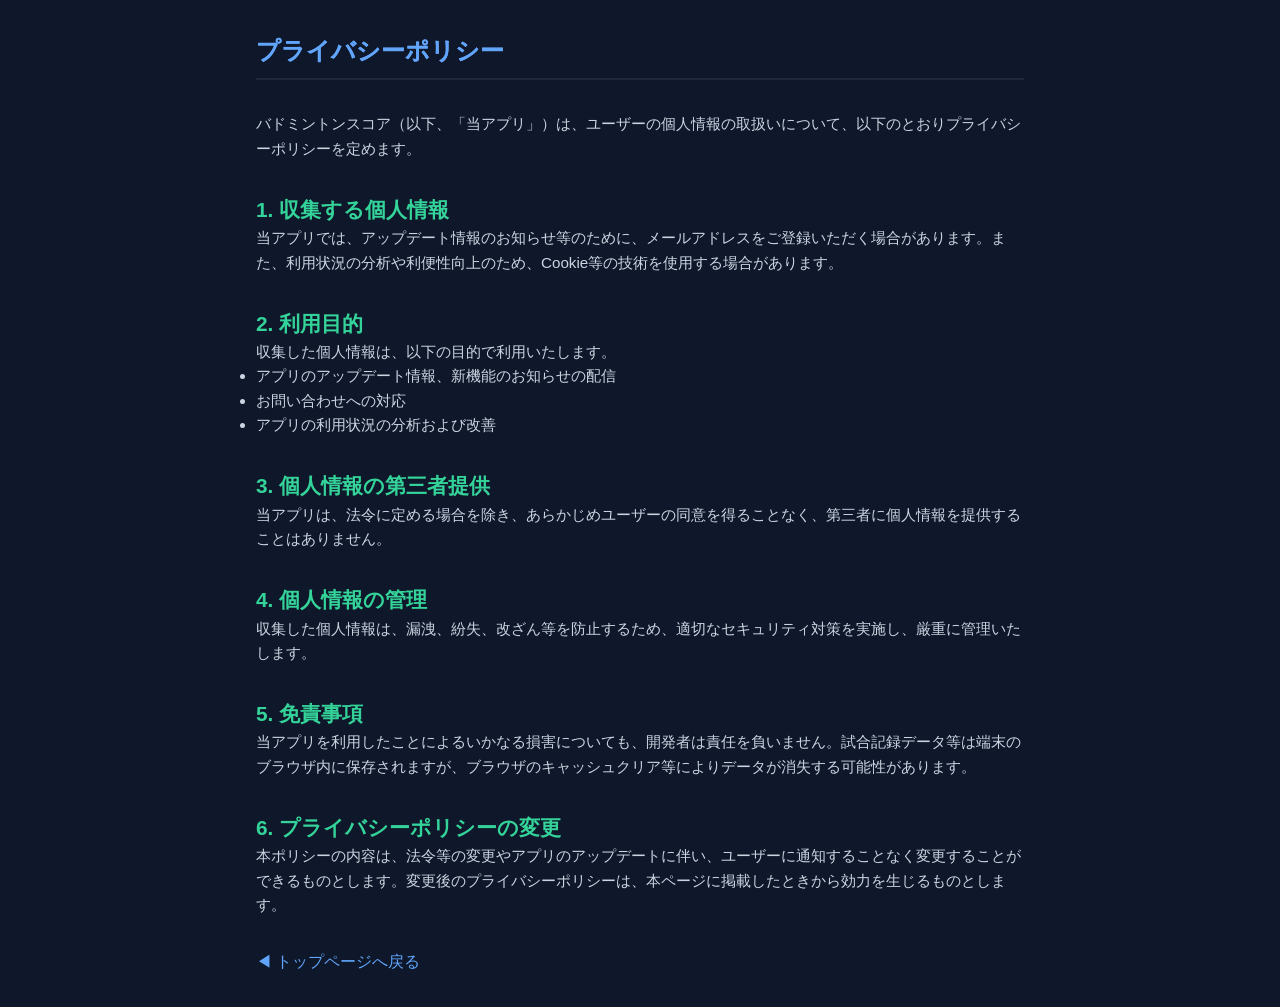
<file: badminton-score-app/privacy.html>
<!DOCTYPE html>
<html lang="ja">
<head>
  <meta charset="UTF-8">
  <meta name="viewport" content="width=device-width, initial-scale=1.0">
  <title>プライバシーポリシー - バドミントンスコア</title>
  <link rel="stylesheet" href="styles.css">
  <style>
    body {
      background-color: #0f172a;
      color: #f8fafc;
      font-family: 'Inter', 'Outfit', sans-serif;
      margin: 0;
      padding: 0;
      line-height: 1.6;
    }
    .container {
      max-width: 800px;
      margin: 0 auto;
      padding: 2rem 1rem;
    }
    h1 {
      color: #60a5fa;
      border-bottom: 2px solid #1e293b;
      padding-bottom: 0.5rem;
      margin-bottom: 2rem;
    }
    h2 {
      color: #34d399;
      margin-top: 2rem;
      font-size: 1.3rem;
    }
    p {
      color: #cbd5e1;
      font-size: 0.95rem;
    }
    .back-link {
      display: inline-block;
      margin-top: 2rem;
      color: #60a5fa;
      text-decoration: none;
    }
    .back-link:hover {
      text-decoration: underline;
    }
  </style>
</head>
<body>
  <div class="container">
    <h1>プライバシーポリシー</h1>
    <p>バドミントンスコア（以下、「当アプリ」）は、ユーザーの個人情報の取扱いについて、以下のとおりプライバシーポリシーを定めます。</p>

    <h2>1. 収集する個人情報</h2>
    <p>当アプリでは、アップデート情報のお知らせ等のために、メールアドレスをご登録いただく場合があります。また、利用状況の分析や利便性向上のため、Cookie等の技術を使用する場合があります。</p>

    <h2>2. 利用目的</h2>
    <p>収集した個人情報は、以下の目的で利用いたします。</p>
    <ul>
      <li style="color: #cbd5e1; font-size: 0.95rem;">アプリのアップデート情報、新機能のお知らせの配信</li>
      <li style="color: #cbd5e1; font-size: 0.95rem;">お問い合わせへの対応</li>
      <li style="color: #cbd5e1; font-size: 0.95rem;">アプリの利用状況の分析および改善</li>
    </ul>

    <h2>3. 個人情報の第三者提供</h2>
    <p>当アプリは、法令に定める場合を除き、あらかじめユーザーの同意を得ることなく、第三者に個人情報を提供することはありません。</p>

    <h2>4. 個人情報の管理</h2>
    <p>収集した個人情報は、漏洩、紛失、改ざん等を防止するため、適切なセキュリティ対策を実施し、厳重に管理いたします。</p>

    <h2>5. 免責事項</h2>
    <p>当アプリを利用したことによるいかなる損害についても、開発者は責任を負いません。試合記録データ等は端末のブラウザ内に保存されますが、ブラウザのキャッシュクリア等によりデータが消失する可能性があります。</p>

    <h2>6. プライバシーポリシーの変更</h2>
    <p>本ポリシーの内容は、法令等の変更やアプリのアップデートに伴い、ユーザーに通知することなく変更することができるものとします。変更後のプライバシーポリシーは、本ページに掲載したときから効力を生じるものとします。</p>

    <a href="./index.html" class="back-link">◀ トップページへ戻る</a>
  </div>
</body>
</html>
</file>
<file: style.css>
:root {
    --bg-color: #0b0f19;
    --text-color: #f1f5f9;
    --text-muted: #94a3b8;
    --accent-neon: #39ff14;
    --accent-blue: #00e5ff;
    --card-bg: rgba(30, 41, 59, 0.7);
    --border-color: rgba(255, 255, 255, 0.1);
}

* {
    margin: 0;
    padding: 0;
    box-sizing: border-box;
}

body {
    font-family: 'Inter', 'Noto Sans JP', sans-serif;
    background-color: var(--bg-color);
    color: var(--text-color);
    line-height: 1.6;
    overflow-x: hidden;
}

/* Header */
.header {
    display: flex;
    justify-content: space-between;
    align-items: center;
    padding: 1.5rem 5%;
    background: rgba(11, 15, 25, 0.9);
    backdrop-filter: blur(10px);
    position: fixed;
    width: 100%;
    top: 0;
    z-index: 100;
    border-bottom: 1px solid var(--border-color);
}

.logo img {
    height: 40px;
    width: auto;
}

.nav a {
    color: var(--text-color);
    text-decoration: none;
    margin-left: 2rem;
    font-size: 0.9rem;
    font-weight: 700;
    letter-spacing: 1px;
    transition: color 0.3s;
}

.nav a:hover {
    color: var(--accent-neon);
}

/* Hero Section */
.hero {
    height: 100vh;
    display: flex;
    align-items: center;
    justify-content: center;
    text-align: center;
    position: relative;
    padding-top: 80px;
}

.hero-content {
    position: relative;
    z-index: 10;
}

.hero h1 {
    font-size: 4rem;
    font-weight: 900;
    background: linear-gradient(90deg, var(--accent-blue), var(--accent-neon));
    -webkit-background-clip: text;
    -webkit-text-fill-color: transparent;
    margin-bottom: 1rem;
}

.hero p {
    font-size: 1.2rem;
    color: var(--text-muted);
    margin-bottom: 2.5rem;
}

.cta-button {
    display: inline-block;
    padding: 1rem 2.5rem;
    background: transparent;
    border: 2px solid var(--accent-neon);
    color: var(--accent-neon);
    text-decoration: none;
    font-weight: 700;
    border-radius: 30px;
    transition: all 0.3s ease;
}

.cta-button:hover {
    background: var(--accent-neon);
    color: var(--bg-color);
    box-shadow: 0 0 20px rgba(57, 255, 20, 0.4);
}

.hero-bg-shapes {
    position: absolute;
    top: 0;
    left: 0;
    width: 100%;
    height: 100%;
    overflow: hidden;
    z-index: 1;
}

.shape {
    position: absolute;
    border-radius: 50%;
    filter: blur(100px);
}

.shape-1 {
    width: 400px;
    height: 400px;
    background: rgba(0, 229, 255, 0.15);
    top: 20%;
    left: 10%;
    animation: float 10s infinite alternate;
}

.shape-2 {
    width: 300px;
    height: 300px;
    background: rgba(57, 255, 20, 0.15);
    bottom: 20%;
    right: 10%;
    animation: float 8s infinite alternate-reverse;
}

@keyframes float {
    0% { transform: translateY(0) scale(1); }
    100% { transform: translateY(-50px) scale(1.1); }
}

/* Sections */
.section {
    padding: 6rem 5%;
    max-width: 1200px;
    margin: 0 auto;
}

.section-title {
    font-size: 2.5rem;
    margin-bottom: 3rem;
    text-align: center;
    font-weight: 900;
}

.section-desc {
    text-align: center;
    margin-bottom: 3rem;
    color: var(--text-muted);
}

/* App Grid */
.app-grid {
    display: grid;
    grid-template-columns: repeat(auto-fit, minmax(280px, 1fr));
    gap: 2rem;
}

.coming-soon-small {
    text-align: center;
    padding: 2rem 0;
    background: rgba(0,0,0,0.2);
    border-radius: 10px;
    margin-top: 1.5rem;
    border: 1px dashed var(--border-color);
}

.app-card {
    background: var(--card-bg);
    border: 1px solid var(--border-color);
    border-radius: 20px;
    padding: 3rem 2rem;
    position: relative;
    backdrop-filter: blur(10px);
    transition: transform 0.3s ease, box-shadow 0.3s ease;
}

.app-card:hover {
    transform: translateY(-10px);
    box-shadow: 0 10px 30px rgba(0, 0, 0, 0.5);
}

.badge {
    position: absolute;
    top: -15px;
    right: 30px;
    padding: 0.5rem 1.5rem;
    border-radius: 20px;
    font-weight: 900;
    font-size: 0.8rem;
    letter-spacing: 1px;
}

.free-badge {
    background: var(--accent-blue);
    color: var(--bg-color);
}

.paid-badge {
    background: linear-gradient(45deg, #ff0055, #ffaa00);
    color: white;
}

.app-card h3 {
    font-size: 1.5rem;
    margin-bottom: 1rem;
}

.app-desc {
    color: var(--text-muted);
    margin-bottom: 1.5rem;
}

.psych-box {
    background: rgba(255,255,255,0.05);
    padding: 1.5rem;
    border-left: 4px solid var(--accent-blue);
    margin-bottom: 2rem;
    border-radius: 0 10px 10px 0;
    font-size: 0.95rem;
}

.psych-box.danger {
    border-left-color: #ff0055;
    background: rgba(255, 0, 85, 0.05);
}

.psych-box strong {
    color: #fff;
    display: block;
    margin-bottom: 0.5rem;
}

.app-link {
    display: inline-block;
    padding: 0.8rem 2rem;
    background: var(--accent-blue);
    color: var(--bg-color);
    text-decoration: none;
    font-weight: 700;
    border-radius: 8px;
    transition: opacity 0.3s;
}

.premium-link {
    background: linear-gradient(45deg, #ff0055, #ffaa00);
    color: white;
}

.app-link:hover {
    opacity: 0.8;
}

/* Shop Section */
.dark-section {
    background: rgba(0, 0, 0, 0.3);
    border-radius: 30px;
}

.coming-soon {
    text-align: center;
    padding: 4rem 0;
}

.glitch-text {
    font-size: 3rem;
    font-weight: 900;
    color: var(--text-muted);
    letter-spacing: 5px;
    margin-bottom: 1rem;
}

/* Tournament Section */
.links-grid {
    display: grid;
    grid-template-columns: repeat(auto-fill, minmax(250px, 1fr));
    gap: 1.5rem;
}

.pref-link {
    display: block;
    padding: 1.5rem;
    background: var(--card-bg);
    border: 1px solid var(--border-color);
    color: var(--text-color);
    text-decoration: none;
    text-align: center;
    border-radius: 10px;
    font-weight: 700;
    transition: all 0.3s ease;
}

.pref-link:hover {
    background: rgba(255,255,255,0.1);
    border-color: var(--accent-neon);
    transform: scale(1.02);
}

/* Footer */
footer {
    text-align: center;
    padding: 3rem;
    border-top: 1px solid var(--border-color);
    color: var(--text-muted);
}

/* Responsive */
@media (max-width: 768px) {
    .hero h1 { font-size: 2.5rem; }
    .app-grid { grid-template-columns: 1fr; }
    .nav { display: none; }
}
</file>
<file: badminton-score-app/styles.css>
:root {
  --bg-color: #0f172a;
  --surface-color: rgba(30, 41, 59, 0.7);
  --primary: #3b82f6;
  --primary-glow: rgba(59, 130, 246, 0.5);
  --accent: #10b981;
  --danger: #ef4444;
  --text-main: #f8fafc;
  --text-muted: #94a3b8;
  --border-color: rgba(255, 255, 255, 0.1);
  --glass-bg: rgba(15, 23, 42, 0.6);
}

* {
  box-sizing: border-box;
  margin: 0;
  padding: 0;
}

body {
  font-family: 'Inter', -apple-system, sans-serif;
  background-color: var(--bg-color);
  color: var(--text-main);
  line-height: 1.5;
  overflow-x: hidden;
  -webkit-font-smoothing: antialiased;
}

.app-container {
  width: 100%;
  margin: 0 auto;
  min-height: 100vh;
  position: relative;
  background: radial-gradient(circle at top right, #1e293b, #0f172a);
}

/* Glassmorphism Utilities */
.glass {
  background: var(--glass-bg);
  backdrop-filter: blur(12px);
  -webkit-backdrop-filter: blur(12px);
  border-bottom: 1px solid var(--border-color);
}

/* Views Management (SPA) */
.view {
  display: none;
  min-height: 100vh;
  flex-direction: column;
  animation: fadeIn 0.3s ease-in-out;
}

.view.active {
  display: flex;
}

@keyframes fadeIn {
  from { opacity: 0; transform: translateY(10px); }
  to { opacity: 1; transform: translateY(0); }
}

/* Headers */
.app-header {
  padding: 1rem 1.5rem;
  display: flex;
  justify-content: space-between;
  align-items: center;
  position: sticky;
  top: 0;
  z-index: 10;
  max-width: 800px;
  margin: 0 auto;
  width: 100%;
}

h1, h2, h3 {
  font-family: 'Outfit', sans-serif;
}

h1 {
  font-size: 1.5rem;
  font-weight: 700;
  background: linear-gradient(to right, #60a5fa, #a78bfa);
  -webkit-background-clip: text;
  color: transparent;
}

.content {
  padding: 1.5rem;
  flex: 1;
  max-width: 800px;
  margin: 0 auto;
  width: 100%;
}

/* Buttons */
.btn {
  background: transparent;
  color: var(--text-main);
  border: 1px solid var(--border-color);
  padding: 0.5rem 1rem;
  border-radius: 8px;
  font-weight: 600;
  cursor: pointer;
  transition: all 0.2s ease;
  font-family: inherit;
}

.btn.primary {
  background: var(--primary);
  border: none;
}

.btn.primary.glowing {
  box-shadow: 0 0 15px var(--primary-glow);
}

.btn:active {
  transform: scale(0.96);
}

.icon-btn {
  padding: 0.4rem 0.8rem;
  font-size: 0.9rem;
}

.full-width {
  width: 100%;
  padding: 1rem;
  font-size: 1.1rem;
}

.danger {
  color: var(--danger);
  border-color: var(--danger);
}

/* Home Stats */
.stats-overview {
  display: flex;
  gap: 1rem;
  margin-bottom: 2rem;
}

.stat-card {
  flex: 1;
  background: var(--surface-color);
  border: 1px solid var(--border-color);
  padding: 1rem;
  border-radius: 12px;
  display: flex;
  flex-direction: column;
  align-items: center;
}

.stat-label {
  font-size: 0.8rem;
  color: var(--text-muted);
  text-transform: uppercase;
  letter-spacing: 1px;
}

.stat-value {
  font-size: 1.8rem;
  font-weight: 800;
  font-family: 'Outfit', sans-serif;
  margin-top: 0.5rem;
}

.highlight {
  color: var(--accent);
}

/* History List */
.history-list {
  margin-top: 1rem;
  display: flex;
  flex-direction: column;
  gap: 1rem;
}

.history-item {
  background: var(--surface-color);
  border: 1px solid var(--border-color);
  border-radius: 12px;
  padding: 1rem;
  display: flex;
  justify-content: space-between;
  align-items: center;
  cursor: pointer;
  transition: background 0.2s;
}

.history-item:hover {
  background: rgba(255,255,255,0.05);
}

.history-score {
  font-family: 'Outfit', sans-serif;
  font-size: 1.2rem;
  font-weight: 700;
}

.history-date {
  font-size: 0.8rem;
  color: var(--text-muted);
}

.empty-state {
  text-align: center;
  padding: 3rem 1rem;
  color: var(--text-muted);
  background: var(--surface-color);
  border-radius: 12px;
  border: 1px dashed var(--border-color);
}

/* Setup Form */
.setup-form .form-group {
  margin-bottom: 1.5rem;
}

.setup-form label {
  display: block;
  margin-bottom: 0.5rem;
  color: var(--text-muted);
  font-size: 0.9rem;
}

.setup-form input[type="text"] {
  width: 100%;
  padding: 0.8rem 1rem;
  border-radius: 8px;
  border: 1px solid var(--border-color);
  background: rgba(0,0,0,0.2);
  color: #fff;
  font-size: 1rem;
}

.setup-form input[type="text"]:focus {
  outline: none;
  border-color: var(--primary);
}

.radio-group {
  display: flex;
  gap: 0.5rem;
}

.radio-group input[type="radio"] {
  display: none;
}

.radio-group label {
  flex: 1;
  text-align: center;
  padding: 0.8rem;
  background: var(--surface-color);
  border: 1px solid var(--border-color);
  border-radius: 8px;
  cursor: pointer;
  transition: all 0.2s;
  margin: 0;
}

.radio-group input[type="radio"]:checked + label {
  background: var(--primary);
  border-color: var(--primary);
  color: #fff;
  font-weight: bold;
}

.mt-2 { margin-top: 2rem; }

/* Scoring View */
.scoring-header {
  display: flex;
  justify-content: space-between;
  align-items: center;
  padding: 1rem;
}

.serve-indicator {
  font-size: 0.9rem;
  color: var(--text-muted);
  text-transform: uppercase;
  letter-spacing: 2px;
}

.scoreboard {
  flex: 1;
  display: flex;
  flex-direction: row;
}

.divider {
  width: 2px;
  background: var(--border-color);
  margin: 2rem 0;
}

.team-panel {
  flex: 1;
  display: flex;
  flex-direction: column;
  justify-content: center;
  align-items: center;
  position: relative;
  padding: 1vh 1vw;
}

.team-name {
  font-size: 1.5rem;
  margin-bottom: 0.5rem;
  z-index: 2;
}

.score-display {
  font-size: clamp(4rem, 25vmin, 12rem);
  font-family: 'Outfit', sans-serif;
  font-weight: 800;
  line-height: 1;
  margin-bottom: 1rem;
  z-index: 2;
}

.btn-score-add {
  position: absolute;
  top: 0; left: 0; right: 0; bottom: 0;
  width: 100%;
  opacity: 0;
  cursor: pointer;
  z-index: 10;
}

.serve-dot {
  width: 16px;
  height: 16px;
  border-radius: 50%;
  background: transparent;
  margin-bottom: 1rem;
  transition: background 0.3s;
}

.has-serve .serve-dot {
  background: var(--accent);
  box-shadow: 0 0 10px var(--accent);
}

/* Tap Ripple Effect using pseudo */
.team-panel:active {
  background: rgba(255,255,255,0.05);
}

/* Result / Score Sheet */
.result-card {
  border-radius: 16px;
  padding: 2rem 1.5rem;
  text-align: center;
  border: 1px solid var(--border-color);
}

.result-title {
  font-size: 2.5rem;
  margin-bottom: 1.5rem;
}

.final-score {
  display: flex;
  justify-content: center;
  align-items: center;
  gap: 1.5rem;
  margin-bottom: 2rem;
}

.team-result {
  display: flex;
  flex-direction: column;
  align-items: center;
}

.team-result .score {
  font-size: 3rem;
  font-weight: 800;
  font-family: 'Outfit', sans-serif;
}

.vs {
  font-size: 1.5rem;
  color: var(--text-muted);
}

.rally-history {
  text-align: left;
  border-top: 1px solid var(--border-color);
  padding-top: 1.5rem;
}

.rally-history h3 {
  margin-bottom: 1rem;
  font-size: 1.1rem;
  color: var(--text-muted);
}

.history-timeline {
  display: flex;
  flex-direction: column;
  gap: 0.5rem;
  max-height: 300px;
  overflow-y: auto;
  padding-right: 0.5rem;
}

.rally-item {
  display: flex;
  justify-content: space-between;
  padding: 0.5rem;
  background: rgba(0,0,0,0.2);
  border-radius: 6px;
  font-family: 'Outfit', sans-serif;
}

.rally-item .score-point {
  font-weight: 700;
}

.rally-item .scorer-name {
  color: var(--accent);
}

/* Share Actions */
.share-actions {
  display: flex;
  gap: 0.5rem;
}
.btn-line {
  background-color: #06C755;
  color: #fff;
  border: none;
}

/* Official Score Sheet Table */
.official-scoresheet-container {
  margin-top: 1.5rem;
  border-top: 1px solid var(--border-color);
  padding-top: 1rem;
}
.table-scroll {
  width: 100%;
  overflow-x: auto;
  -webkit-overflow-scrolling: touch;
}
.score-table {
  width: 100%;
  border-collapse: collapse;
  margin-top: 1rem;
  color: var(--text-main);
  background: var(--surface-color);
}
.score-table th, .score-table td {
  border: 1px solid var(--border-color);
  padding: 0.5rem;
  text-align: center;
  min-width: 30px;
  font-family: 'Outfit', sans-serif;
}
.score-table th {
  background: rgba(255, 255, 255, 0.1);
  white-space: nowrap;
  font-weight: 700;
}

/* Print Styles for PDF Export */
.print-header {
  display: none;
}
@media print {
  body {
    background: #fff;
    color: #000;
  }
  .app-container {
    background: none;
    max-width: 100%;
  }
  .no-print {
    display: none !important;
  }
  .glass {
    background: none;
    backdrop-filter: none;
    border: none;
  }
  .result-card {
    border: none;
    padding: 0;
  }
  .score-table {
    background: #fff;
    color: #000;
  }
  .score-table th, .score-table td {
    border: 1px solid #000;
  }
  .score-table th {
    background: #f0f0f0;
  }
  .print-header {
    display: block;
    text-align: center;
    margin-bottom: 2rem;
  }
  .print-header h1 {
    color: #000;
    -webkit-background-clip: unset;
  }
  .result-title {
    display: none;
  }
}

/* Force Landscape on Scoring View */
@media screen and (orientation: portrait) {
  .landscape-forced {
    position: fixed;
    top: 0;
    left: 0;
    width: 100vh;
    height: 100vw;
    transform: rotate(90deg);
    transform-origin: top left;
    margin-left: 100vw;
    background: radial-gradient(circle at top right, #1e293b, #0f172a);
    z-index: 100;
  }
}

/* Doubles Court Positions */
.court-positions {
  display: flex;
  flex-direction: column;
  width: 100%;
  gap: 1rem;
  margin-bottom: 1rem;
  z-index: 2;
  font-size: 1.2rem;
  font-weight: bold;
}
.pos-box {
  background: rgba(0, 0, 0, 0.3);
  border: 1px solid var(--border-color);
  border-radius: 8px;
  padding: 0.5rem;
  display: flex;
  align-items: center;
  justify-content: center;
  position: relative;
  min-height: 50px;
}
.pos-name {
  word-break: break-all;
}
.serve-dot {
  display: none;
  font-size: 1.5rem;
  margin-right: 0.5rem;
  background: transparent;
  width: auto;
  height: auto;
}
.has-serve .serve-dot {
  display: inline-block;
  background: transparent;
  box-shadow: none;
}

.pos-label {
  position: absolute;
  top: 2px;
  left: 4px;
  font-size: 0.75rem;
  color: var(--text-muted);
  font-weight: normal;
}

/* Hide original simple serve dot */
.team-panel > .serve-dot {
  display: none !important;
}
</file>
